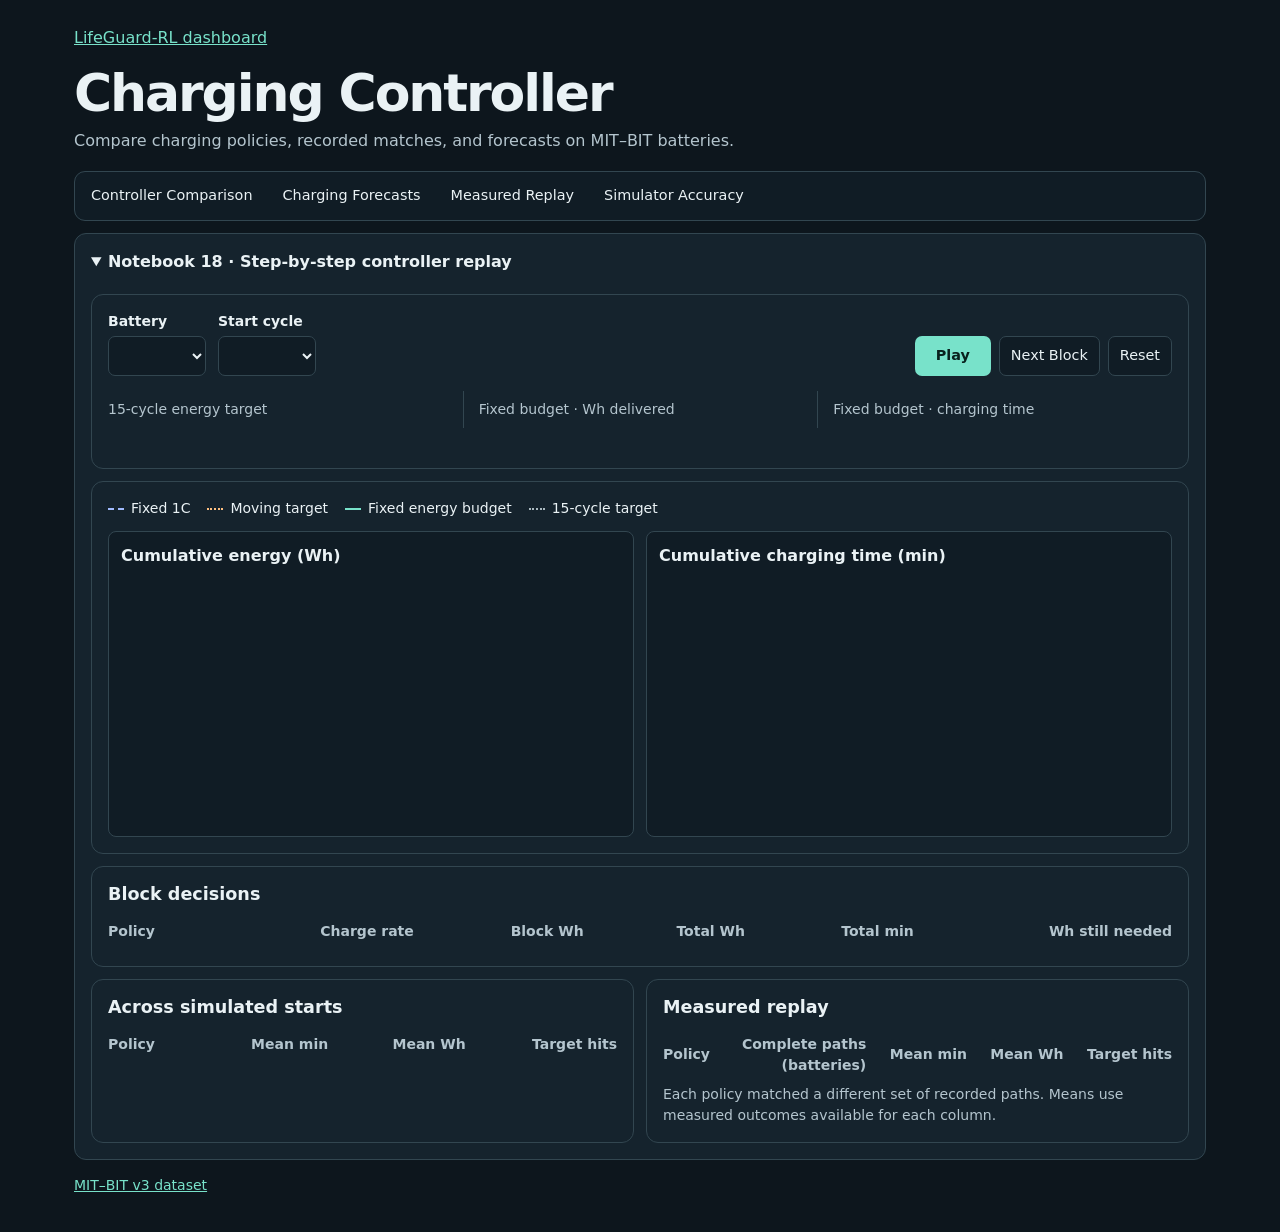
<file: simulation/charging_controller.template.html>
<!doctype html>
<html lang="en">
<head>
  <meta charset="utf-8">
  <meta name="viewport" content="width=device-width, initial-scale=1">
  <meta name="color-scheme" content="dark">
  <title>Charging Controller · LifeGuard-RL</title>
  <link rel="stylesheet" href="study-ui.css">
  <style>
    :root {
      color-scheme: dark;
      font: 100%/1.5 system-ui, sans-serif;
      color: #eaf2f5;
      background: #0d161d;
      --panel: #15232d;
      --surface: #101c25;
      --border: #324650;
      --muted: #b4c5ce;
      --fixed: #a0bafd;
      --moving: #ffc080;
      --budget: #78e2ca;
      --target: #aab9c0;
    }
    *, *::before, *::after { box-sizing: border-box; }
    body, h1, h2, p, dl, dd, figure { margin: 0; }
    main { max-width: 1180px; margin: 0 auto; padding: 26px 24px 36px; }
    h1 { font-size: clamp(2rem, 5vw, 3.25rem); line-height: 1.08; letter-spacing: -.04em; }
    h2 { font-size: 1.12rem; line-height: 1.3; }
    a { color: var(--budget); }
    nav { margin-bottom: 15px; }
    .intro { margin-top: 8px; }
    .muted { color: var(--muted); }
    .small { font-size: .875rem; }
    .panel { border: 1px solid var(--border); border-radius: 12px; background: var(--panel); padding: 16px; }
    .workspace { margin-top: 20px; }
    .toolbar, .playback, .hero-values, .legend { display: flex; align-items: center; flex-wrap: wrap; }
    .toolbar { gap: 14px 22px; justify-content: space-between; }
    .filters { display: flex; flex-wrap: wrap; gap: 12px; }
    label { display: grid; gap: 4px; font-size: .875rem; font-weight: 640; }
    select, button {
      font: inherit; color: inherit; border: 1px solid var(--border); border-radius: 7px;
      background: var(--surface); min-height: 42px; padding: 7px 12px;
    }
    select {
      appearance: none; min-width: 112px; padding-right: 31px;
      background:
        linear-gradient(45deg, transparent 50%, var(--muted) 50%) right 16px center / 5px 5px no-repeat,
        linear-gradient(135deg, var(--muted) 50%, transparent 50%) right 11px center / 5px 5px no-repeat,
        var(--surface);
    }
    button { cursor: pointer; }
    button:disabled { opacity: .48; cursor: default; }
    button:not(:disabled):hover, select:hover { border-color: var(--muted); }
    :focus-visible { outline: 2px solid var(--budget); outline-offset: 3px; }
    .playback { gap: 8px; align-self: flex-end; }
    #play { min-width: 76px; background: var(--budget); color: #09211d; border-color: transparent; font-weight: 720; }
    .hero-values { display: grid; grid-template-columns: repeat(3, minmax(0, 1fr)); margin-top: 15px; }
    .hero-values div { padding: 8px 15px; border-left: 1px solid var(--border); }
    .hero-values div:first-child { padding-left: 0; border-left: 0; }
    .hero-values dt { color: var(--muted); font-size: .875rem; }
    .hero-values dd { font-size: clamp(1.05rem, 3vw, 1.5rem); font-weight: 660; }
    .numbers { font-variant-numeric: tabular-nums; }
    .timeline { display: flex; gap: 4px; margin-top: 14px; max-width: 470px; }
    .timeline button { flex: 1; min-height: 36px; line-height: 1.2; font-size: .875rem; }
    .timeline button[aria-pressed="true"] { border-color: var(--budget); color: var(--budget); }
    #status { margin-top: 10px; }
    .charts { margin-top: 12px; }
    .chart-grid, .evidence { display: grid; gap: 12px; grid-template-columns: repeat(2, minmax(0, 1fr)); }
    .legend { list-style: none; gap: 6px 17px; padding: 0; margin: 0 0 12px; }
    .legend li { font-size: .875rem; }
    .legend li::before, .policy-label::before {
      content: ""; display: inline-block; width: 16px; margin-right: 7px; vertical-align: middle;
      border-top: 2px solid var(--line);
    }
    .fixed { --line: var(--fixed); }
    .moving { --line: var(--moving); }
    .budget { --line: var(--budget); }
    .target { --line: var(--target); }
    .legend .fixed::before, .policy-label.fixed::before { border-top-style: dashed; }
    .legend .moving::before, .policy-label.moving::before, .legend .target::before { border-top-style: dotted; }
    figure { min-width: 0; background: var(--surface); border: 1px solid var(--border); border-radius: 8px; padding: 12px; }
    figcaption { margin-bottom: 6px; font-weight: 650; }
    canvas { display: block; width: 100%; height: clamp(185px, 27vw, 250px); }
    .decision, .evidence { margin-top: 12px; }
    .table-scroll { overflow-x: auto; }
    table { width: 100%; margin-top: 7px; border-collapse: collapse; font-size: .875rem; }
    th, td { padding: 9px 8px; text-align: right; }
    th:first-child, td:first-child { padding-left: 0; text-align: left; }
    th:last-child, td:last-child { padding-right: 0; }
    th { font-weight: 630; }
    thead { color: var(--muted); }
    tbody tr { border-top: 1px solid var(--border); }
    td { white-space: nowrap; }
    .note { margin-top: 6px; }
    .source { margin-top: 15px; }
    @media (max-width: 760px) {
      .chart-grid, .evidence { grid-template-columns: 1fr; }
    }
    @media (max-width: 430px) {
      main { padding: 18px 12px 28px; }
      .panel { padding: 12px; }
      .hero-values div { padding: 5px 8px; }
      .hero-values dt { line-height: 1.2; margin-bottom: 4px; }
      .timeline button { padding-inline: 5px; }
    }
  </style>
</head>
<body>
  <main>
    <header>
      <nav aria-label="Simulation navigation"><a href="index.html">LifeGuard-RL dashboard</a></nav>
      <h1>Charging Controller</h1>
      <p class="intro muted">Compare charging policies, recorded matches, and forecasts on MIT–BIT batteries.</p>
    </header>

    <div class="study-view">
      <div class="study-tabbar" id="charging-tabs" role="tablist" aria-label="Charging studies">
        <button id="charge-compare-tab" type="button" role="tab" aria-controls="charge-comparison">Controller Comparison</button>
        <button id="charge-forecasts-tab" type="button" role="tab" aria-controls="charge-forecasts">Charging Forecasts</button>
        <button id="charge-measured-tab" type="button" role="tab" aria-controls="charge-measured">Measured Replay</button>
        <button id="charge-validation-tab" type="button" role="tab" aria-controls="charge-validation">Simulator Accuracy</button>
      </div>
      <section id="charge-comparison" class="study-stack" role="tabpanel" aria-labelledby="charge-compare-tab">
        <div class="study-panel" id="matched-charging" hidden>
          <h2>Matched Controller Simulation</h2>
          <p class="study-note">Notebook 22 · Three 5-cycle blocks share a 15-cycle energy target.</p>
          <div class="study-controls">
            <label>Battery<select id="matched-battery"></select></label>
            <label>Start cycle<select id="matched-start"></select></label>
            <label>Disturbance draw<select id="matched-draw"></select></label>
            <label>SAC seed<select id="matched-seed"></select></label>
          </div>
          <p id="matched-budget" class="study-status" role="status"></p>
          <div class="study-scroll" role="region" aria-label="Matched 15-cycle policy results" tabindex="0">
            <table>
              <thead><tr><th scope="col">Policy</th><th scope="col">Charge rates by block</th>
                <th scope="col">Charging time (min)</th><th scope="col">Delivered Wh</th>
                <th scope="col">Wh shortfall</th><th scope="col">Budget status</th></tr></thead>
              <tbody id="matched-rows"></tbody>
            </table>
          </div>
          <h3>Across 164 simulated starts</h3>
          <p class="study-note">Eight matched disturbance draws per start. The SAC summary includes three training seeds.</p>
          <div class="study-scroll" role="region" aria-label="Charging controller benchmark" tabindex="0">
            <table>
              <thead><tr><th scope="col">Policy</th><th scope="col">Mean min</th><th scope="col">Mean Wh</th>
                <th scope="col">Budget hit</th><th scope="col">Worst shortfall (Wh)</th></tr></thead>
              <tbody id="matched-summary"></tbody>
            </table>
          </div>
        </div>
        <details id="legacy-charging" class="study-panel" open>
          <summary>Notebook 18 · Step-by-step controller replay</summary>
    <section class="panel workspace" aria-label="Simulation playback">
      <div class="toolbar">
        <div class="filters">
          <label>Battery<select id="battery"></select></label>
          <label>Start cycle<select id="start-cycle"></select></label>
        </div>
        <div class="playback">
          <button id="play" type="button">Play</button>
          <button id="next" type="button">Next Block</button>
          <button id="reset" type="button">Reset</button>
        </div>
      </div>
      <dl class="hero-values numbers">
        <div><dt>15-cycle energy target</dt><dd id="target-wh"></dd></div>
        <div><dt>Fixed budget · Wh delivered</dt><dd id="delivered-wh"></dd></div>
        <div><dt>Fixed budget · charging time</dt><dd id="charging-time"></dd></div>
      </dl>
      <p id="budget-context" class="muted small note"></p>
      <div id="timeline" class="timeline" role="group" aria-label="Cycles after start"></div>
      <p id="status" class="muted small numbers" role="status"></p>
    </section>

    <section class="panel charts" aria-label="Simulation charts">
      <ul class="legend" aria-label="Chart legend">
        <li class="fixed">Fixed 1C</li>
        <li class="moving">Moving target</li>
        <li class="budget">Fixed energy budget</li>
        <li class="target">15-cycle target</li>
      </ul>
      <div class="chart-grid">
        <figure>
          <figcaption>Cumulative energy (Wh)</figcaption>
          <canvas id="energy-chart" role="img" aria-label="Cumulative simulated energy by charging policy"></canvas>
        </figure>
        <figure>
          <figcaption>Cumulative charging time (min)</figcaption>
          <canvas id="time-chart" role="img" aria-label="Cumulative simulated charging time by charging policy"></canvas>
        </figure>
      </div>
    </section>

    <section class="panel decision" aria-labelledby="decisions-title">
      <h2 id="decisions-title">Block decisions</h2>
      <p id="plan" class="muted small note"></p>
      <div class="table-scroll" role="region" aria-label="Policy results at the selected block" tabindex="0">
        <table class="numbers">
          <thead>
            <tr><th scope="col">Policy</th><th scope="col">Charge rate</th><th scope="col">Block Wh</th>
              <th scope="col">Total Wh</th><th scope="col">Total min</th><th scope="col">Wh still needed</th></tr>
          </thead>
          <tbody id="decision-rows"></tbody>
        </table>
      </div>
    </section>

    <div class="evidence">
      <section class="panel" aria-labelledby="simulation-title">
        <h2 id="simulation-title">Across simulated starts</h2>
        <p id="simulation-context" class="muted small note"></p>
        <div class="table-scroll" role="region" aria-label="Simulated benchmark" tabindex="0">
          <table class="numbers">
            <thead><tr><th scope="col">Policy</th><th scope="col">Mean min</th>
              <th scope="col">Mean Wh</th><th scope="col">Target hits</th></tr></thead>
            <tbody id="simulation-rows"></tbody>
          </table>
        </div>
      </section>
      <section class="panel" aria-labelledby="replay-title">
        <h2 id="replay-title">Measured replay</h2>
        <p id="replay-context" class="muted small note"></p>
        <div class="table-scroll" role="region" aria-label="Measured exact-match results" tabindex="0">
          <table class="numbers">
            <thead><tr><th scope="col">Policy</th><th scope="col">Complete paths<br>(batteries)</th>
              <th scope="col">Mean min</th><th scope="col">Mean Wh</th><th scope="col">Target hits</th></tr></thead>
            <tbody id="replay-rows"></tbody>
          </table>
        </div>
        <p class="muted small note">Each policy matched a different set of recorded paths. Means use measured outcomes available for each column.</p>
      </section>
    </div>
        </details>
      </section>

      <section id="charge-forecasts" class="study-stack" role="tabpanel" aria-labelledby="charge-forecasts-tab" hidden>
        <div class="study-panel">
          <h2>Charging Forecasts</h2>
          <p class="study-note">Notebook 22 · Each prediction follows the recorded charging schedule for the selected start.</p>
          <div class="study-controls">
            <label>Forecast horizon<select id="charge-forecast-horizon"></select></label>
            <label>Battery<select id="charge-forecast-battery"></select></label>
            <label>Start cycle<select id="charge-forecast-start"></select></label>
          </div>
          <p id="charge-forecast-context" class="study-status" role="status"></p>
          <div class="study-scroll" role="region" aria-label="Measured and predicted charging outcomes" tabindex="0">
            <table>
              <thead><tr><th scope="col">Outcome</th><th scope="col">Measured</th><th scope="col">Ridge</th>
                <th scope="col">Refined forecast</th><th scope="col">Ridge error</th><th scope="col">Refined error</th></tr></thead>
              <tbody id="charge-forecast-rows"></tbody>
            </table>
          </div>
        </div>
        <div class="study-panel">
          <h2>Errors across held-out batteries</h2>
          <div class="study-scroll" role="region" aria-label="Charging forecast error benchmark" tabindex="0">
            <table>
              <thead><tr><th scope="col">Forecast</th><th scope="col">Windows</th><th scope="col">Mean error</th>
                <th scope="col">Worst 10% mean</th><th scope="col">Maximum error</th></tr></thead>
              <tbody id="charge-forecast-errors"></tbody>
            </table>
          </div>
        </div>
      </section>

      <section id="charge-measured" class="study-stack" role="tabpanel" aria-labelledby="charge-measured-tab" hidden>
        <div class="study-panel">
          <h2>Measured Replay</h2>
          <p class="study-note">Notebook 16 · A policy receives measured time and energy when its rate matches the recorded rate for the 5-cycle block.</p>
          <div class="study-controls">
            <label>Battery<select id="measured-battery"></select></label>
            <label>Start cycle<select id="measured-start"></select></label>
          </div>
          <p id="measured-context" class="study-status" role="status"></p>
          <div class="study-scroll" role="region" aria-label="Recorded policy matches for one block" tabindex="0">
            <table>
              <thead><tr><th scope="col">Policy</th><th scope="col">Chosen rate</th><th scope="col">Recorded match</th>
                <th scope="col">Measured min</th><th scope="col">Measured Wh</th><th scope="col">Energy target</th></tr></thead>
              <tbody id="measured-block"></tbody>
            </table>
          </div>
        </div>
        <div class="study-panel">
          <h2>Across 929 decision starts</h2>
          <p class="study-note">Means and target hit rates use the weighted recorded matches for each policy. Wh availability can differ by policy.</p>
          <div class="study-scroll" role="region" aria-label="Single-block measured charging benchmark" tabindex="0">
            <table>
              <thead><tr><th scope="col">Policy</th><th scope="col">Matched decisions</th><th scope="col">Matches with Wh</th>
                <th scope="col">Mean min</th><th scope="col">Mean Wh</th><th scope="col">Energy target hit</th></tr></thead>
              <tbody id="measured-summary"></tbody>
            </table>
          </div>
        </div>
      </section>

      <section id="charge-validation" class="study-stack" role="tabpanel" aria-labelledby="charge-validation-tab" hidden>
        <div class="study-panel">
          <h2>Simulator Accuracy</h2>
          <p class="study-note">Notebook 17 · Measured and predicted outcomes along the same recorded charging schedule.</p>
          <div class="study-controls">
            <label>Schedule cohort<select id="validation-cohort"></select></label>
            <label>Rollout length<select id="validation-horizon"></select></label>
            <label>Battery<select id="validation-battery"></select></label>
            <label>Start cycle<select id="validation-start"></select></label>
          </div>
          <p id="validation-context" class="study-status" role="status"></p>
          <div class="study-legend" aria-label="Chart legend">
            <span class="study-measured">Measured</span><span class="study-predicted">Predicted</span>
          </div>
          <div class="study-grid">
            <figure class="study-figure"><figcaption>Cumulative energy (Wh)</figcaption>
              <canvas id="validation-energy" class="study-plot" aria-hidden="true"></canvas></figure>
            <figure class="study-figure"><figcaption>Cumulative charging time (min)</figcaption>
              <canvas id="validation-time" class="study-plot" aria-hidden="true"></canvas></figure>
            <figure class="study-figure"><figcaption>Block discharge capacity (Ah)</figcaption>
              <canvas id="validation-capacity" class="study-plot" aria-hidden="true"></canvas></figure>
          </div>
          <div class="study-scroll" role="region" aria-label="Measured and predicted outcomes by block" tabindex="0">
            <table>
              <thead><tr><th scope="col">Operating cycles</th><th scope="col">Charge rate</th><th scope="col">Measured Wh</th>
                <th scope="col">Predicted Wh</th><th scope="col">Measured min</th><th scope="col">Predicted min</th>
                <th scope="col">Measured Ah</th><th scope="col">Predicted Ah</th></tr></thead>
              <tbody id="validation-blocks"></tbody>
            </table>
          </div>
        </div>
        <div class="study-panel">
          <h2>Errors across recorded rollouts</h2>
          <div class="study-scroll" role="region" aria-label="Simulator validation benchmark" tabindex="0">
            <table>
              <thead><tr><th scope="col">Outcome</th><th scope="col">Windows</th><th scope="col">Batteries</th>
                <th scope="col">Baseline mean error</th><th scope="col">Simulator mean error</th>
                <th scope="col">Worst 10% mean</th><th scope="col">Maximum error</th></tr></thead>
              <tbody id="validation-errors"></tbody>
            </table>
          </div>
        </div>
      </section>
    </div>
    <p class="source small"><a href="https://data.mendeley.com/datasets/kw34hhw7xg/3">MIT–BIT v3 dataset</a></p>
    <noscript><p>This page needs JavaScript to display the saved controller results.</p></noscript>
  </main>

  <!-- CONTROLLER_RESULTS -->
  <!-- CHARGING_STUDIES -->
  <script>
    "use strict";

    const get = id => document.getElementById(id);
    const data = JSON.parse(get("controller-data").textContent);
    const battery = get("battery");
    const start = get("start-cycle");
    const play = get("play");
    const next = get("next");
    const reset = get("reset");
    const timeline = get("timeline");
    const finalStep = data.horizon / data.blockSize;
    const policies = [
      {id: "fixed_1c", name: "Fixed 1C", color: "#a0bafd", style: "fixed", dash: [8, 5]},
      {id: "model", name: "Moving target", color: "#ffc080", style: "moving", dash: [2, 4]},
      {id: "energy_budget", name: "Fixed energy budget", color: "#78e2ca", style: "budget", dash: []},
    ];
    const decimal = [0, 1, 2].map(digits => new Intl.NumberFormat("en", {
      minimumFractionDigits: digits, maximumFractionDigits: digits,
    }));
    const format = (value, digits = 2) => Number.isFinite(value) ? decimal[digits].format(value) : "—";
    let active, step = 0, timer = null;

    function fillSelect(select, options, prefix) {
      select.replaceChildren(...options.map(value => new Option(prefix + value, value)));
    }

    function pause() {
      if (timer !== null) window.clearInterval(timer);
      timer = null;
      play.textContent = "Play";
    }

    function setStep(position) {
      step = position;
      if (step === finalStep) pause();
      render();
    }

    function selectCase() {
      pause();
      active = data.cases.find(item => item.cell === Number(battery.value) && item.start === Number(start.value));
      setStep(0);
    }

    function selectBattery(preferredStart) {
      const starts = data.cases.filter(item => item.cell === Number(battery.value)).map(item => item.start);
      fillSelect(start, starts, "Cycle ");
      if (starts.includes(preferredStart)) start.value = preferredStart;
      selectCase();
    }

    function makeRows(target, cellsForPolicy) {
      const rows = policies.map(policy => {
        const row = document.createElement("tr");
        const label = document.createElement("th");
        label.scope = "row";
        label.className = "policy-label " + policy.style;
        label.textContent = policy.name;
        row.append(label);
        for (const value of cellsForPolicy(policy.id)) row.insertCell().textContent = value;
        return row;
      });
      get(target).replaceChildren(...rows);
    }

    function chart(canvas, key, budget) {
      const width = canvas.clientWidth, height = canvas.clientHeight;
      if (!width || !height) return;
      const ctx = canvas.getContext("2d");
      if (!ctx) return;
      const scale = Math.min(window.devicePixelRatio || 1, 2);
      canvas.width = Math.round(width * scale);
      canvas.height = Math.round(height * scale);
      ctx.setTransform(scale, 0, 0, scale, 0, 0);
      const maximum = Math.max(budget ?? 0, ...policies.map(policy => active.policies[policy.id][finalStep - 1][key]));
      const rawTick = maximum / 4;
      const magnitude = 10 ** Math.floor(Math.log10(rawTick));
      const tick = [1, 2, 2.5, 5, 10].find(unit => unit * magnitude >= rawTick) * magnitude;
      const ticks = Math.ceil(maximum / tick);
      const top = 10, left = 45, right = width - 16, bottom = height - 38;
      const x = index => left + (right - left) * index / finalStep;
      const y = value => bottom - (bottom - top) * value / (ticks * tick);

      ctx.font = "13px system-ui";
      ctx.fillStyle = "#b4c5ce";
      ctx.strokeStyle = "#324650";
      ctx.textAlign = "right";
      ctx.textBaseline = "middle";
      for (let index = 0; index <= ticks; index++) {
        const value = index * tick;
        const position = y(value);
        ctx.beginPath();
        ctx.moveTo(left, position);
        ctx.lineTo(right, position);
        ctx.stroke();
        ctx.fillText(format(value, Number.isInteger(tick) ? 0 : 1), left - 7, position);
      }
      ctx.textAlign = "center";
      for (let index = 0; index <= finalStep; index++) {
        ctx.fillText(String(index * data.blockSize), x(index), bottom + 14);
      }
      ctx.fillText("Cycles after start", (left + right) / 2, bottom + 31);

      if (budget !== null) {
        ctx.strokeStyle = "#aab9c0";
        ctx.setLineDash([3, 4]);
        ctx.beginPath();
        ctx.moveTo(left, y(budget));
        ctx.lineTo(right, y(budget));
        ctx.stroke();
      }

      for (const policy of policies) {
        const values = [0, ...active.policies[policy.id].slice(0, step).map(block => block[key])];
        ctx.strokeStyle = ctx.fillStyle = policy.color;
        ctx.lineWidth = 2.5;
        ctx.setLineDash(policy.dash);
        ctx.beginPath();
        ctx.moveTo(x(0), bottom);
        values.slice(1).forEach((value, index) => ctx.lineTo(x(index + 1), y(value)));
        ctx.stroke();
        ctx.setLineDash([]);
        if (step) {
          ctx.beginPath();
          ctx.arc(x(step), y(values[step]), 3.5, 0, 2 * Math.PI);
          ctx.fill();
        }
      }
    }

    function drawCharts() {
      chart(get("energy-chart"), "cumulativeWh", active.budget);
      chart(get("time-chart"), "cumulativeMinutes", null);
    }

    function render() {
      const fixedBudget = active.policies.energy_budget[step - 1];
      const delivered = fixedBudget?.cumulativeWh ?? 0;
      const minutes = fixedBudget?.cumulativeMinutes ?? 0;
      const needed = Math.max(0, active.budget - delivered);
      get("target-wh").textContent = format(active.budget) + " Wh";
      get("delivered-wh").textContent = format(delivered) + " Wh";
      get("charging-time").textContent = format(minutes, 1) + " min";
      for (const [index, button] of Array.from(timeline.children).entries()) {
        button.setAttribute("aria-pressed", String(index === step));
      }
      next.disabled = step === finalStep;
      reset.disabled = step === 0 && timer === null;
      play.textContent = timer !== null ? "Pause" : step === finalStep ? "Replay" : "Play";

      const first = active.start + (step - 1) * data.blockSize;
      const last = first + data.blockSize - 1;
      const detail = needed > 1e-9 ? format(needed) + " Wh still needed." : "Energy target met.";
      get("status").textContent = step
        ? "Battery #" + active.cell + " · cycles " + first + "–" + last + ". " + detail
        : "Battery #" + active.cell + " · ready to replay from cycle " + active.start + ".";
      get("plan").textContent = fixedBudget
        ? "Fixed-budget plan at block start: " + fixedBudget.plan.map(rate => rate + "C").join(" / ") +
          ". Conservative energy forecast for that plan: " + format(fixedBudget.lowerWh) + " Wh."
        : "Start playback or choose a completed block to see the selected rates.";
      makeRows("decision-rows", policy => {
        const block = active.policies[policy][step - 1];
        return [
          block ? block.rate + "C" + (block.fallback ? " (fallback)" : "") : "—",
          block ? format(block.wh) : "—",
          format(block?.cumulativeWh ?? 0),
          format(block?.cumulativeMinutes ?? 0, 1),
          format(Math.max(0, active.budget - (block?.cumulativeWh ?? 0))),
        ];
      });
      drawCharts();
    }

    function renderEvidence() {
      const sim = data.simulated.energy_budget;
      const met = data.measured.energy_budget;
      const budgetPercent = new Intl.NumberFormat("en", {style: "percent"}).format(data.budgetFraction);
      get("budget-context").textContent = "The target is " + budgetPercent + " of fixed 1C’s simulated energy from the same start.";
      get("simulation-context").textContent = sim.origins + " starts on " + sim.batteries + " held-out batteries.";
      get("replay-context").textContent = met.origins + " eligible starts on " + met.batteries +
        " batteries. Complete paths matched all three decisions and had measured Wh and time.";
      makeRows("simulation-rows", policy => {
        const row = data.simulated[policy];
        return [format(row.minutes, 1), format(row.wh), row.hits + "/" + row.origins];
      });
      makeRows("replay-rows", policy => {
        const row = data.measured[policy];
        return [row.matches + " (" + row.matchBatteries + ")", format(row.minutes, 1),
          format(row.wh), row.hits + "/" + row.energyMatches];
      });
    }

    for (let index = 0; index <= finalStep; index++) {
      const button = document.createElement("button");
      button.type = "button";
      button.textContent = index === 0 ? "Start" : index * data.blockSize + " cycles";
      button.addEventListener("click", () => { pause(); setStep(index); });
      timeline.append(button);
    }
    battery.addEventListener("change", () => selectBattery(Number(start.value)));
    start.addEventListener("change", selectCase);
    next.addEventListener("click", () => { pause(); setStep(Math.min(step + 1, finalStep)); });
    reset.addEventListener("click", () => { pause(); setStep(0); });
    play.addEventListener("click", () => {
      if (timer !== null) {
        pause();
      } else {
        if (step === finalStep) setStep(0);
        timer = window.setInterval(() => setStep(step + 1), 1100);
      }
      render();
    });
    fillSelect(battery, [...new Set(data.cases.map(item => item.cell))], "Battery #");
    battery.value = data.focus;
    selectBattery(data.focusStart);
    renderEvidence();
    window.addEventListener("resize", drawCharts);
    get("charge-comparison").addEventListener("study-hide", pause);
    get("charge-comparison").addEventListener("study-show", drawCharts);
    get("legacy-charging").addEventListener("toggle", event => {
      if (event.currentTarget.open) drawCharts();
      else pause();
    });
    document.addEventListener("visibilitychange", () => { if (document.hidden) pause(); });
  </script>
  <script src="study-ui.js"></script>
  <script src="charging-studies.js"></script>
</body>
</html>
</file>
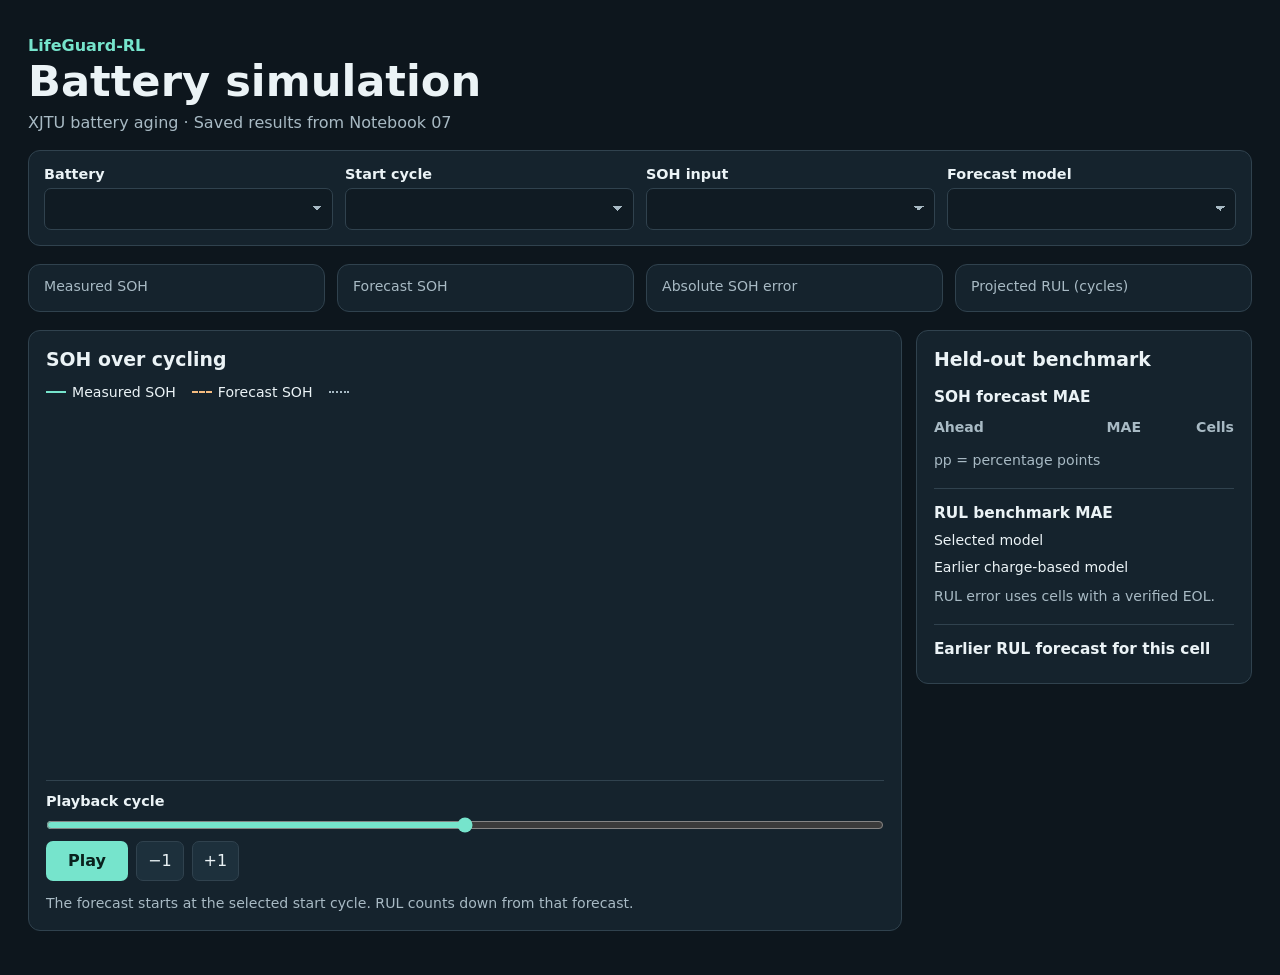
<file: simulation/dashboard.template.html>
<!doctype html>
<html lang="en">
<head>
  <meta charset="utf-8">
  <meta name="viewport" content="width=device-width, initial-scale=1">
  <meta name="color-scheme" content="dark">
  <title>LifeGuard-RL · Battery simulation</title>
  <link rel="stylesheet" href="study-ui.css">
  <style>
    :root {
      color-scheme: dark;
      font-family: system-ui, sans-serif;
      color: #ebf3f6;
      background: #0d161d;
      --panel: #15232d;
      --border: #30424e;
      --muted: #a8bac4;
      --measured: #76e4cc;
      --forecast: #f5bc80;
    }

    * { box-sizing: border-box; }
    body { margin: 0; }
    main { max-width: 1280px; margin: auto; padding: 36px 28px 44px; }
    header, .controls, .stats { margin-bottom: 18px; }
    h1, h2, h3, p, dl, dd { margin: 0; }
    h1 { margin: 3px 0 7px; font-size: clamp(1.8rem, 4vw, 2.7rem); line-height: 1.1; }
    h2 { font-size: 1.18rem; }
    h3 { font-size: 0.96rem; }
    .project { color: var(--measured); font-weight: 650; }
    .replay-link { display: flex; flex-wrap: wrap; gap: 8px 20px; margin-top: 12px; }
    .replay-link a { color: var(--measured); }
    .muted { color: var(--muted); }
    .small { font-size: 0.88rem; line-height: 1.45; }
    .numbers { font-variant-numeric: tabular-nums; }
    .panel { background: var(--panel); border: 1px solid var(--border); border-radius: 12px; }

    .controls, .stats { display: grid; grid-template-columns: repeat(4, minmax(0, 1fr)); gap: 12px; }
    .controls { padding: 15px; }
    label { display: grid; gap: 6px; font-size: 0.9rem; font-weight: 600; }
    select, button { font: inherit; color: inherit; }
    select {
      width: 100%;
      min-height: 42px;
      padding: 7px 28px 7px 10px;
      border: 1px solid var(--border);
      border-radius: 7px;
      appearance: none;
      background: linear-gradient(45deg, transparent 50%, var(--muted) 50%) right 15px center / 5px 5px no-repeat,
                  linear-gradient(135deg, var(--muted) 50%, transparent 50%) right 10px center / 5px 5px no-repeat,
                  #101b23;
    }
    :focus-visible { outline: 2px solid var(--measured); outline-offset: 3px; }
    .stat { padding: 13px 15px; }
    .stat dt { color: var(--muted); font-size: 0.88rem; }
    .stat-value { margin-top: 4px; font-size: clamp(1.25rem, 2.5vw, 1.85rem); font-weight: 650; }
    .stat-detail { margin-top: 3px; }
    #measured-soh { color: var(--measured); }
    #forecast-soh { color: var(--forecast); }

    .views { display: grid; grid-template-columns: minmax(0, 2.6fr) minmax(270px, 1fr); gap: 14px; align-items: start; }
    .trajectory, .benchmark { padding: 17px; }
    .heading { display: flex; align-items: center; justify-content: space-between; gap: 10px; flex-wrap: wrap; }
    .legend { display: flex; gap: 8px 16px; flex-wrap: wrap; margin: 12px 0 3px; }
    .legend span { display: inline-flex; align-items: center; gap: 6px; }
    .legend i { width: 20px; border-top: 2px solid var(--measured); }
    .legend .forecast { border-color: var(--forecast); border-top-style: dashed; }
    .legend .forecast.points { border-top-width: 4px; border-top-style: dotted; }
    .legend .threshold { border-color: var(--muted); border-top-style: dotted; }
    canvas { display: block; width: 100%; height: clamp(255px, 37vw, 375px); }
    .chart-setting { margin-top: 12px; max-width: 240px; }
    .rolling-forecasts { margin-top: 15px; }
    .rolling-forecasts p { margin-top: 5px; }

    .timeline { display: grid; gap: 8px; padding: 12px 0; border-top: 1px solid var(--border); }
    .timeline input { width: 100%; margin: 0; accent-color: var(--measured); cursor: pointer; }
    .timeline-actions { display: flex; align-items: center; gap: 8px; flex-wrap: wrap; }
    button {
      min-height: 40px;
      min-width: 42px;
      padding: 6px 11px;
      border: 1px solid var(--border);
      border-radius: 7px;
      background: #1d303c;
      cursor: pointer;
    }
    button:hover:not(:disabled) { filter: brightness(1.13); }
    button:disabled { opacity: 0.52; cursor: default; }
    #play { min-width: 82px; background: var(--measured); color: #09211d; border-color: transparent; font-weight: 750; }
    #cycle-position { margin-left: auto; }

    .benchmark > p { margin-top: 5px; }
    .benchmark-window { margin-top: 12px; }
    .benchmark-section { margin-top: 18px; }
    .benchmark-section + .benchmark-section { padding-top: 15px; border-top: 1px solid var(--border); }
    table { width: 100%; margin-top: 6px; border-collapse: collapse; font-size: 0.88rem; }
    th, td { padding: 7px 0; text-align: right; }
    th:first-child, td:first-child { text-align: left; }
    thead th { color: var(--muted); font-weight: 550; }
    tbody tr { border-top: 1px solid var(--border); }
    .comparison { display: grid; grid-template-columns: 1fr auto; gap: 7px 10px; align-items: start; margin-top: 8px; }
    .comparison dd { text-align: right; }
    .comparison small { display: block; }
    .benchmark-note { margin-top: 8px; }
    .fixed-comparison td:last-child { color: var(--forecast); font-weight: 650; }

    @media (max-width: 880px) {
      .views { grid-template-columns: minmax(0, 1fr); }
    }
    @media (max-width: 620px) {
      main { padding: 24px 13px 32px; }
      .controls, .stats { grid-template-columns: repeat(2, minmax(0, 1fr)); gap: 9px; }
      .controls, .stat, .trajectory, .benchmark { padding: 11px; }
      select { font-size: 0.87rem; }
    }
  </style>
</head>
<body>
  <main>
    <header>
      <p class="project">LifeGuard-RL</p>
      <h1>Battery simulation</h1>
      <p id="source" class="muted">XJTU battery aging · Saved results from Notebook 07</p>
      <!-- SWITCH_REPLAY_LINK -->
    </header>

    <section class="controls panel" aria-label="Simulation settings">
      <label>Battery<select id="battery"></select></label>
      <label>Start cycle<select id="landmark"></select></label>
      <label>SOH input<select id="initializer"></select></label>
      <label>Forecast model<select id="model"></select></label>
    </section>

    <dl class="stats numbers" aria-label="Results at the selected cycle">
      <div class="stat panel"><dt>Measured SOH</dt><dd id="measured-soh" class="stat-value"></dd></div>
      <div class="stat panel"><dt id="forecast-soh-label">Forecast SOH</dt><dd id="forecast-soh" class="stat-value"></dd></div>
      <div class="stat panel"><dt id="soh-error-label">Absolute SOH error</dt><dd id="soh-error" class="stat-value"></dd></div>
      <div id="projected-rul-card" class="stat panel">
        <dt>Projected RUL (cycles)</dt>
        <dd id="projected-rul" class="stat-value"></dd>
        <dd id="projected-detail" class="stat-detail small muted"></dd>
      </div>
    </dl>

    <div class="views">
      <section class="trajectory panel" aria-labelledby="trajectory-title">
        <div class="heading">
          <h2 id="trajectory-title">SOH over cycling</h2>
          <p id="protocol" class="small muted"></p>
        </div>
        <div id="rolling-chart-settings" class="chart-setting" hidden>
          <label>Chart horizon<select id="rolling-horizon"></select></label>
        </div>
        <div class="legend small" aria-hidden="true">
          <span><i></i>Measured SOH</span>
          <span><i id="forecast-swatch" class="forecast"></i><span id="forecast-legend">Forecast SOH</span></span>
          <span><i class="threshold"></i><span id="threshold-label"></span></span>
        </div>
        <canvas id="chart" role="img" aria-label="Measured and forecast state of health by cycle, with the end-of-life threshold"></canvas>
        <div class="timeline">
          <label for="cycle">Playback cycle</label>
          <input id="cycle" type="range" step="1">
          <div class="timeline-actions">
            <button id="play" type="button">Play</button>
            <button id="back" type="button" aria-label="Previous cycle">−1</button>
            <button id="forward" type="button" aria-label="Next cycle">+1</button>
            <output id="cycle-position" for="cycle" class="numbers small" aria-live="off"></output>
          </div>
        </div>
        <p id="recorded-eol" class="small"></p>
        <p id="playback-note" class="small muted">The forecast starts at the selected start cycle. RUL counts down from that forecast.</p>
        <section id="rolling-forecasts" class="rolling-forecasts" hidden>
          <h3 id="rolling-forecasts-title">Latest SOH forecasts</h3>
          <table class="numbers" aria-labelledby="rolling-forecasts-title">
            <thead><tr><th scope="col">Ahead</th><th scope="col">Target cycle</th><th scope="col">SOH</th></tr></thead>
            <tbody id="rolling-forecast-rows"></tbody>
          </table>
          <p class="small muted">Forecasts are shown for targets with a saved measurement.</p>
        </section>
      </section>

      <aside class="benchmark panel" aria-labelledby="benchmark-title">
        <h2 id="benchmark-title">Held-out benchmark</h2>
        <p id="benchmark-context" class="small muted"></p>
        <div id="benchmark-window-control" class="benchmark-window" hidden>
          <label>Benchmark updates<select id="benchmark-window"></select></label>
        </div>
        <section class="benchmark-section">
          <h3>SOH forecast MAE</h3>
          <table class="numbers" aria-label="SOH errors by forecast horizon">
            <thead><tr><th scope="col">Ahead</th><th scope="col">MAE</th><th id="soh-benchmark-detail" scope="col">Cells</th></tr></thead>
            <tbody id="soh-benchmark"></tbody>
          </table>
          <p class="benchmark-note small muted">pp = percentage points</p>
        </section>
        <section id="late-life-benchmark" class="benchmark-section" hidden>
          <h3>Last 20 cycles before and including EOL</h3>
          <dl class="comparison small numbers">
            <dt>Mean SOH error</dt><dd id="late-life-mae"></dd>
            <dt>Worst SOH error</dt><dd id="late-life-worst"></dd>
          </dl>
          <p id="late-life-cells" class="benchmark-note small muted"></p>
        </section>
        <section id="fixed-soh-benchmark" class="benchmark-section" hidden>
          <h3 id="fixed-soh-title">SOH curve errors (pp)</h3>
          <table class="numbers fixed-comparison" aria-labelledby="fixed-soh-title">
            <thead><tr><th scope="col">Error</th><th scope="col">Baseline</th><th scope="col">Previous</th><th scope="col">Revised</th></tr></thead>
            <tbody id="fixed-soh-metrics"></tbody>
          </table>
          <dl class="comparison small">
            <dt>Revised full-curve max</dt><dd id="fixed-soh-full-worst"></dd>
            <dt>Revised last-20 max</dt><dd id="fixed-soh-tail-worst"></dd>
          </dl>
          <p id="fixed-soh-coverage" class="benchmark-note small muted"></p>
        </section>
        <section id="rul-benchmark" class="benchmark-section">
          <h3 id="rul-benchmark-title">RUL benchmark MAE</h3>
          <dl class="comparison small numbers">
            <dt>Selected model</dt><dd id="model-rul-mae"></dd>
            <dt id="previous-rul-label">Earlier charge-based model</dt><dd id="previous-rul-mae"></dd>
          </dl>
          <p id="rolling-rul-worst-location" class="benchmark-note small muted" hidden></p>
          <p class="benchmark-note small muted">RUL error uses cells with a verified EOL.</p>
        </section>
        <section id="rolling-tail" class="benchmark-section" hidden>
          <h3>RUL in the last 20 cycles</h3>
          <dl class="comparison small numbers">
            <dt>Mean error</dt><dd id="rolling-tail-mae"></dd>
            <dt>Worst error</dt><dd id="rolling-tail-worst"></dd>
          </dl>
        </section>
        <section id="previous-rul-benchmark" class="benchmark-section">
          <h3 id="previous-rul-title">Earlier RUL forecast for this cell</h3>
          <p id="previous-rul" class="benchmark-note small numbers"></p>
        </section>
      </aside>
    </div>
    <section class="study-view" id="protocol-coverage" hidden aria-labelledby="protocol-heading">
      <div class="study-panel">
        <h2 id="protocol-heading">XJTU Protocol Coverage</h2>
        <p class="study-note">Notebook 13 · Training battery counts by SOH band under the recorded fixed-rate protocols.</p>
        <div class="study-controls"><label>Validation fold<select id="coverage-fold"></select></label></div>
        <p id="coverage-switches" class="study-status"></p>
        <div class="study-scroll" role="region" aria-label="Training battery coverage by SOH band" tabindex="0">
          <table>
            <thead><tr><th scope="col">SOH band</th><th scope="col">2C batteries</th>
              <th scope="col">3C batteries</th><th scope="col">Both rates supported</th></tr></thead>
            <tbody id="coverage-rows"></tbody>
          </table>
        </div>
        <p class="study-note" id="coverage-replay" hidden><a href="switch-replay.html">Recorded MIT–BIT charging-rate switches</a></p>
      </div>
    </section>
    <noscript><p>This dashboard needs JavaScript to play the saved results.</p></noscript>
  </main>

  <!-- NOTEBOOK_RESULTS -->
  <script>
    "use strict";

    const data = JSON.parse(document.getElementById("notebook-data").textContent);
    const get = id => document.getElementById(id);
    const labels = {
      charge: "Charge-based SOH",
      measured: "Measured SOH",
      rolling_input: "Charge + past discharge",
      persistence: "Persistence (fixed SOH)",
      constant_fade: "Constant fade",
      soh_dependent: "SOH-dependent fade",
      soh_dependent_with_history: "SOH-dependent fade + history",
      late_life_calibrated: "Late-life calibrated",
      rolling_forecast: "Rolling forecast (Notebook 11)",
      revised_fixed: "Revised fixed SOH (Notebook 12)",
    };
    const cells = data.cells.slice().sort((a, b) => a.id.localeCompare(b.id, "en", {numeric: true}));
    const battery = get("battery");
    const landmark = get("landmark");
    const initializer = get("initializer");
    const model = get("model");
    const rollingHorizon = get("rolling-horizon");
    const benchmarkWindow = get("benchmark-window");
    const slider = get("cycle");
    const play = get("play");
    const back = get("back");
    const forward = get("forward");
    const chart = get("chart");
    const context = chart.getContext("2d");
    const missing = "—";
    let playbackTimer = null;
    let run;

    function fillSelect(select, values, preferred, label = value => labels[value] ?? value) {
      select.replaceChildren(...values.map(value => new Option(label(value), value)));
      if (values.includes(preferred)) select.value = preferred;
    }

    function useSelection() {
      pause();
      const cell = cells.find(entry => entry.id === battery.value);
      fillSelect(landmark, Object.keys(cell.landmarks), landmark.value || "100");
      const start = Number(landmark.value);
      const anchor = cell.landmarks[start];
      const rollingPoints = data.rolling?.starts.includes(start)
        ? cell.rolling?.filter(point => point.cycle >= start) : null;
      const rollingAvailable = rollingPoints?.length > 0;
      const inputs = Object.keys(anchor.initializers);
      if (rollingAvailable) inputs.push("rolling_input");
      fillSelect(initializer, inputs, initializer.value || (rollingAvailable ? "rolling_input" : "charge"));
      const rolling = initializer.value === "rolling_input" ? rollingPoints : null;
      const models = rolling ? ["rolling_forecast"] : Object.keys(anchor.initializers[initializer.value]);
      const defaultModel = models.includes("revised_fixed") ? "revised_fixed" : "soh_dependent";
      fillSelect(model, models, models.includes(model.value) ? model.value : defaultModel);
      const revisedFixed = model.value === "revised_fixed";
      const forecast = rolling ? null : anchor.initializers[initializer.value][model.value];
      const observed = anchor.observed;
      const estimates = rolling ? rolling.flatMap(point => Object.values(point.soh)) : forecast.forecast;
      const values = observed.concat(estimates).filter(Number.isFinite);
      run = {
        cell,
        start,
        end: start + observed.length - 1,
        observed,
        forecast,
        rolling,
        revisedFixed,
        low: Math.min(78, Math.floor(Math.min(data.eolThreshold, ...values)) - 1),
        high: Math.max(101, Math.ceil(Math.max(data.eolThreshold, ...values)) + 1),
      };
      slider.min = start;
      slider.max = run.end;
      slider.value = start;
      get("protocol").textContent = `${cell.rate}C fixed charge rate`;
      get("recorded-eol").textContent = cell.eventStatus === "right_censored"
        ? `Actual EOL unknown · measured through cycle ${cell.lastRecorded}`
        : `Measured EOL at cycle ${cell.observedEol}`;
      get("rolling-chart-settings").hidden = !rolling;
      get("rolling-forecasts").hidden = !rolling;
      get("forecast-swatch").className = rolling ? "forecast points" : "forecast";
      get("forecast-soh-label").textContent = rolling ? "SOH estimate at latest update" : "Forecast SOH";
      get("soh-error-label").textContent = rolling ? "SOH error at latest update" : "Absolute SOH error";
      get("playback-note").textContent = rolling
        ? `Forecasts refresh every ${data.rolling.step} cycles when new charge data are available. RUL counts down between updates.`
        : revisedFixed ? `RUL counts down to the forecast’s first ${data.eolThreshold}% SOH crossing.`
          : "The forecast starts at the selected start cycle. RUL counts down from that forecast.";
      const windows = rolling ? Object.keys(data.rolling.benchmarks[start]) : [];
      get("benchmark-window-control").hidden = windows.length < 2;
      if (windows.length) {
        const nextStart = data.rolling.starts.find(cycle => cycle > start);
        const windowLabel = value => value === "early"
          ? `Cycles ${start}–${nextStart - data.rolling.step}`
          : "All updates";
        fillSelect(benchmarkWindow, windows, windows.includes(benchmarkWindow.value) ? benchmarkWindow.value : "all",
                   windowLabel);
      }
      renderBenchmark();
      renderCycle();
    }

    function fixed(value, digits, unit) {
      return Number.isFinite(value) ? `${value.toFixed(digits)}${unit}` : missing;
    }

    function horizonLabel(horizon) {
      if (Number(horizon) === 0) return "Current";
      return `${horizon} ${Number(horizon) === 1 ? "cycle" : "cycles"}`;
    }

    function tableRow(values) {
      const row = document.createElement("tr");
      for (const value of values) row.insertCell().textContent = value;
      return row;
    }

    function renderFixedSohBenchmark(group) {
      get("fixed-soh-benchmark").hidden = !group;
      if (!group) return;
      const rows = [
        ["Full curve mean", "full", "mae"],
        ["Full curve max", "full", "worst"],
        ["Last 20 mean", "last20", "mae"],
        ["Last 20 max", "last20", "worst"],
      ].map(([label, window, field]) => tableRow([label, ...[
        group.dashboard_fixed, group.previous_fixed, group.revised_fixed,
      ].map(model => fixed(model[window][field], 3, ""))]));
      get("fixed-soh-metrics").replaceChildren(...rows);
      const {full, last20} = group.revised_fixed;
      get("fixed-soh-full-worst").textContent = worstLocation(full);
      get("fixed-soh-tail-worst").textContent = worstLocation(last20);
      get("fixed-soh-coverage").textContent = `${full.cells} cells for the full curve · ${last20.cells} with a verified EOL for the last 20 cycles`;
    }

    function worstLocation(metric) {
      const battery = metric.worstCell.replace(/^XJTU_/, "").replace("_", " ");
      return `${battery} · cycle ${metric.worstCycle}`;
    }

    function renderBenchmark() {
      const {cell, rolling} = run;
      const anchor = cell.landmarks[run.start];
      const selection = `${cell.rate}/${run.start}/${initializer.value}`;
      const key = `${selection}/${model.value}`;
      const earlierKey = `${cell.rate}/${run.start}/charge/previous_rul_model`;
      get("benchmark-context").textContent = `${cell.rate}C · Start at cycle ${run.start} · ${labels[initializer.value]}`;
      get("rul-benchmark").hidden = run.revisedFixed;
      get("previous-rul-benchmark").hidden = run.revisedFixed;
      get("soh-benchmark-detail").textContent = rolling ? "Worst" : "Cells";
      get("previous-rul-label").textContent = rolling ? "Earlier rolling model" : "Earlier charge-based model";
      get("previous-rul-title").textContent = rolling ? "Earlier RUL at this update" : "Earlier RUL forecast for this cell";
      const view = rolling ? data.rolling.benchmarks[run.start][benchmarkWindow.value] : null;
      const rollingStats = view?.rul[cell.rate];
      const tail = rollingStats?.["1–20"]?.selected;
      get("rolling-tail").hidden = !tail;
      if (tail) {
        get("rolling-tail-mae").textContent = fixed(tail.mae, 2, " cycles");
        get("rolling-tail-worst").textContent = fixed(tail.worst, 2, " cycles");
      }
      const worst = rollingStats?.all?.selected;
      get("rolling-rul-worst-location").hidden = !worst;
      if (worst) get("rolling-rul-worst-location").textContent = `Worst selected error at ${worstLocation(worst)}`;

      const sohStats = rolling ? view.soh[cell.rate] : data.sohMetrics[key];
      const horizons = rolling ? data.rolling.horizons : run.revisedFixed ? Object.keys(sohStats) : data.horizons;
      const rows = horizons.map(horizon => {
        const metric = sohStats?.[horizon];
        const detail = rolling ? fixed(metric?.worst, 3, " pp") : metric?.cells ?? missing;
        return tableRow([horizonLabel(horizon), fixed(metric?.mae, 3, " pp"), detail]);
      });
      get("soh-benchmark").replaceChildren(...rows);

      const lateLife = data.lateLifeMetrics[key];
      get("late-life-benchmark").hidden = !lateLife;
      if (lateLife) {
        get("late-life-mae").textContent = fixed(lateLife.mae, 3, " pp");
        get("late-life-worst").textContent = fixed(lateLife.worst, 3, " pp");
        get("late-life-cells").textContent = `${lateLife.cells} cells with a verified EOL`;
      }
      renderFixedSohBenchmark(run.revisedFixed ? data.fixedSohMetrics[selection] : null);
      if (run.revisedFixed) return;

      for (const [element, metric] of [
        [get("model-rul-mae"), rolling ? rollingStats?.all?.selected : data.rulMetrics[key]],
        [get("previous-rul-mae"), rolling ? rollingStats?.all?.earlier : data.rulMetrics[earlierKey]],
      ]) {
        element.textContent = fixed(metric?.mae, 2, " cycles");
        if (metric) {
          const count = document.createElement("small");
          count.className = "muted";
          count.textContent = rolling
            ? `Worst ${fixed(metric.worst, 2, " cycles")}`
            : `${metric.predictions}/${metric.observed} cells`;
          element.append(count);
        }
      }
      if (!rolling) {
        get("previous-rul").textContent = Number.isFinite(anchor.previousRul)
          ? `${anchor.previousRul.toFixed(1)} cycles left at cycle ${run.start}`
          : "No saved earlier prediction for this cell";
      }
    }

    function renderRollingCycle(cycle) {
      const point = run.rolling.findLast(update => update.cycle <= cycle);
      const estimate = point?.soh[0];
      const actual = point ? run.observed[point.cycle - run.start] : null;
      get("forecast-soh").textContent = fixed(estimate, 2, "%");
      const error = Number.isFinite(actual) && Number.isFinite(estimate) ? Math.abs(actual - estimate) : null;
      get("soh-error").textContent = fixed(error, 2, " pp");
      get("projected-rul").textContent = point ? fixed(Math.max(0, point.rul - (cycle - point.cycle)), 1, "") : missing;
      get("projected-detail").textContent = point ? `Updated at cycle ${point.cycle}` : "Waiting for the first saved update";
      get("rolling-forecasts-title").textContent = point ? `SOH forecasts from cycle ${point.cycle}` : "Latest SOH forecasts";
      get("previous-rul").textContent = point ? `${fixed(point.earlierRul, 1, " cycles")} at cycle ${point.cycle}` : missing;
      get("rolling-forecast-rows").replaceChildren(...data.rolling.horizons.filter(horizon => horizon > 0).map(horizon => {
        const value = point?.soh[horizon];
        return tableRow([horizonLabel(horizon), Number.isFinite(value) ? point.cycle + horizon : missing, fixed(value, 2, "%")]);
      }));
    }

    function renderCycle() {
      const cycle = Number(slider.value);
      const index = cycle - run.start;
      const actual = run.observed[index];
      get("measured-soh").textContent = fixed(actual, 2, "%");
      get("forecast-legend").textContent = run.rolling ? `${horizonLabel(rollingHorizon.value)} SOH forecasts` : "Forecast SOH";
      if (run.rolling) renderRollingCycle(cycle);
      else renderFixedCycle(index, actual);
      get("cycle-position").textContent = `Cycle ${cycle} / ${run.end}`;
      slider.setAttribute("aria-valuetext", `Cycle ${cycle}`);
      back.disabled = cycle === run.start;
      forward.disabled = cycle === run.end;
      drawChart(index);
    }

    function renderFixedCycle(index, actual) {
      const forecast = run.forecast.forecast[index];
      get("forecast-soh").textContent = fixed(forecast, 2, "%");
      const error = Number.isFinite(actual) && Number.isFinite(forecast) ? Math.abs(actual - forecast) : null;
      get("soh-error").textContent = fixed(error, 2, " pp");

      const rul = run.forecast.rul;
      let projected = missing;
      let detail = "RUL unavailable";
      if (Number.isFinite(rul)) {
        projected = String(Math.max(0, rul - index));
        detail = `Forecast EOL at cycle ${run.start + rul}`;
      } else if (run.forecast.status === "persistence") {
        detail = "Fixed SOH baseline";
      } else if (run.forecast.status === "no_crossing_by_600") {
        detail = `No crossing within ${data.maxRollout} cycles`;
      } else if (run.forecast.status === "no_crossing_by_limit") {
        detail = `No ${data.eolThreshold}% SOH crossing within ${run.forecast.maxRollout} cycles`;
      }
      get("projected-rul").textContent = projected;
      get("projected-detail").textContent = detail;
    }

    function pause() {
      clearInterval(playbackTimer);
      playbackTimer = null;
      play.textContent = "Play";
    }

    function seek(cycle) {
      slider.value = Math.max(run.start, Math.min(run.end, cycle));
      if (Number(slider.value) === run.end) pause();
      renderCycle();
    }

    function drawChart(index) {
      if (!context) return;
      const width = chart.clientWidth;
      const height = chart.clientHeight;
      if (!width || !height) return;
      const scale = Math.min(window.devicePixelRatio || 1, 2);
      const pixelWidth = Math.round(width * scale);
      const pixelHeight = Math.round(height * scale);
      if (chart.width !== pixelWidth || chart.height !== pixelHeight) {
        chart.width = pixelWidth;
        chart.height = pixelHeight;
      }
      context.setTransform(scale, 0, 0, scale, 0, 0);
      context.clearRect(0, 0, width, height);

      const left = 40;
      const right = width - 17;
      const top = 23;
      const bottom = height - 39;
      const last = run.end - run.start;
      const x = i => left + (right - left) * i / Math.max(1, last);
      const y = value => bottom - (bottom - top) * (value - run.low) / (run.high - run.low);
      const measuredColor = "#76e4cc";
      const forecastColor = "#f5bc80";
      context.font = "12px system-ui";
      context.fillStyle = "#a8bac4";
      context.lineWidth = 1;
      context.textAlign = "left";
      context.fillText("SOH (%)", 1, 14);
      context.textAlign = "right";
      for (let tick = Math.ceil(run.low / 5) * 5; tick <= run.high; tick += 5) {
        const ordinate = y(tick);
        const threshold = tick === data.eolThreshold;
        context.strokeStyle = threshold ? "#8da6b5" : "#354a58";
        context.setLineDash(threshold ? [2, 4] : []);
        context.beginPath();
        context.moveTo(left, ordinate);
        context.lineTo(right, ordinate);
        context.stroke();
        context.fillText(tick, left - 8, ordinate + 4);
      }
      context.setLineDash([]);
      const sections = width < 415 ? 3 : 5;
      const ticks = new Set(Array.from({length: sections + 1}, (_, i) => Math.round(i * last / sections)));
      context.textAlign = "center";
      for (const tick of ticks) {
        context.fillText(run.start + tick, x(tick), bottom + 15);
      }
      context.fillText("Cycle", (left + right) / 2, height - 3);

      context.strokeStyle = "#9db3c2";
      context.beginPath();
      context.moveTo(x(index), top);
      context.lineTo(x(index), bottom);
      context.stroke();

      function drawSeries(series, end, color, dash, opacity, first = 0) {
        context.globalAlpha = opacity;
        context.strokeStyle = color;
        context.lineWidth = 2.2;
        context.setLineDash(dash);
        context.beginPath();
        let hasPrevious = false;
        for (let i = first; i <= end; i++) {
          const value = series[i];
          if (Number.isFinite(value)) {
            if (hasPrevious) context.lineTo(x(i), y(value));
            else context.moveTo(x(i), y(value));
          }
          hasPrevious = Number.isFinite(value);
        }
        context.stroke();
        context.globalAlpha = 1;
        context.setLineDash([]);
      }

      function dot(position, value, color, radius) {
        if (!Number.isFinite(value)) return;
        context.fillStyle = color;
        context.beginPath();
        context.arc(x(position), y(value), radius, 0, 2 * Math.PI);
        context.fill();
      }

      if (run.rolling) {
        drawSeries(run.observed, index, measuredColor, [], 1);
        const horizon = Number(rollingHorizon.value);
        for (const point of run.rolling) {
          const origin = point.cycle - run.start;
          if (origin > index) break;
          dot(origin + horizon, point.soh[horizon], forecastColor, 2.6);
        }
      } else {
        const forecast = run.forecast.forecast;
        drawSeries(forecast, last, forecastColor, [6, 4], 0.42, index);
        drawSeries(run.observed, index, measuredColor, [], 1);
        drawSeries(forecast, index, forecastColor, [6, 4], 1);
        dot(index, forecast[index], forecastColor, 3);
      }
      dot(index, run.observed[index], measuredColor, 5);
    }

    for (const select of [battery, landmark, initializer, model]) {
      select.addEventListener("change", useSelection);
    }
    rollingHorizon.addEventListener("change", renderCycle);
    benchmarkWindow.addEventListener("change", renderBenchmark);
    slider.addEventListener("input", () => { pause(); renderCycle(); });
    back.addEventListener("click", () => { pause(); seek(Number(slider.value) - 1); });
    forward.addEventListener("click", () => { pause(); seek(Number(slider.value) + 1); });
    play.addEventListener("click", () => {
      if (playbackTimer !== null) {
        pause();
        return;
      }
      if (Number(slider.value) === run.end) seek(run.start);
      if (run.start === run.end) return;
      play.textContent = "Pause";
      playbackTimer = setInterval(() => seek(Number(slider.value) + 1), 100);
    });
    document.addEventListener("visibilitychange", () => { if (document.hidden) pause(); });

    if (data.rolling) {
      fillSelect(rollingHorizon, data.rolling.horizons.map(String), "10", horizonLabel);
      get("source").textContent = "XJTU battery aging · Fixed and rolling forecasts";
    } else if (Object.keys(data.lateLifeMetrics).length) {
      get("source").textContent = "XJTU battery aging · Saved results from Notebooks 07 and 08";
    }
    get("threshold-label").textContent = `${data.eolThreshold}% SOH threshold`;
    fillSelect(battery, cells.map(cell => cell.id), "XJTU_3C_battery-1");
    useSelection();
    new ResizeObserver(() => drawChart(Number(slider.value) - run.start)).observe(chart);
  </script>
  <script src="study-ui.js"></script>
  <script src="protocol-coverage.js"></script>
</body>
</html>
</file>
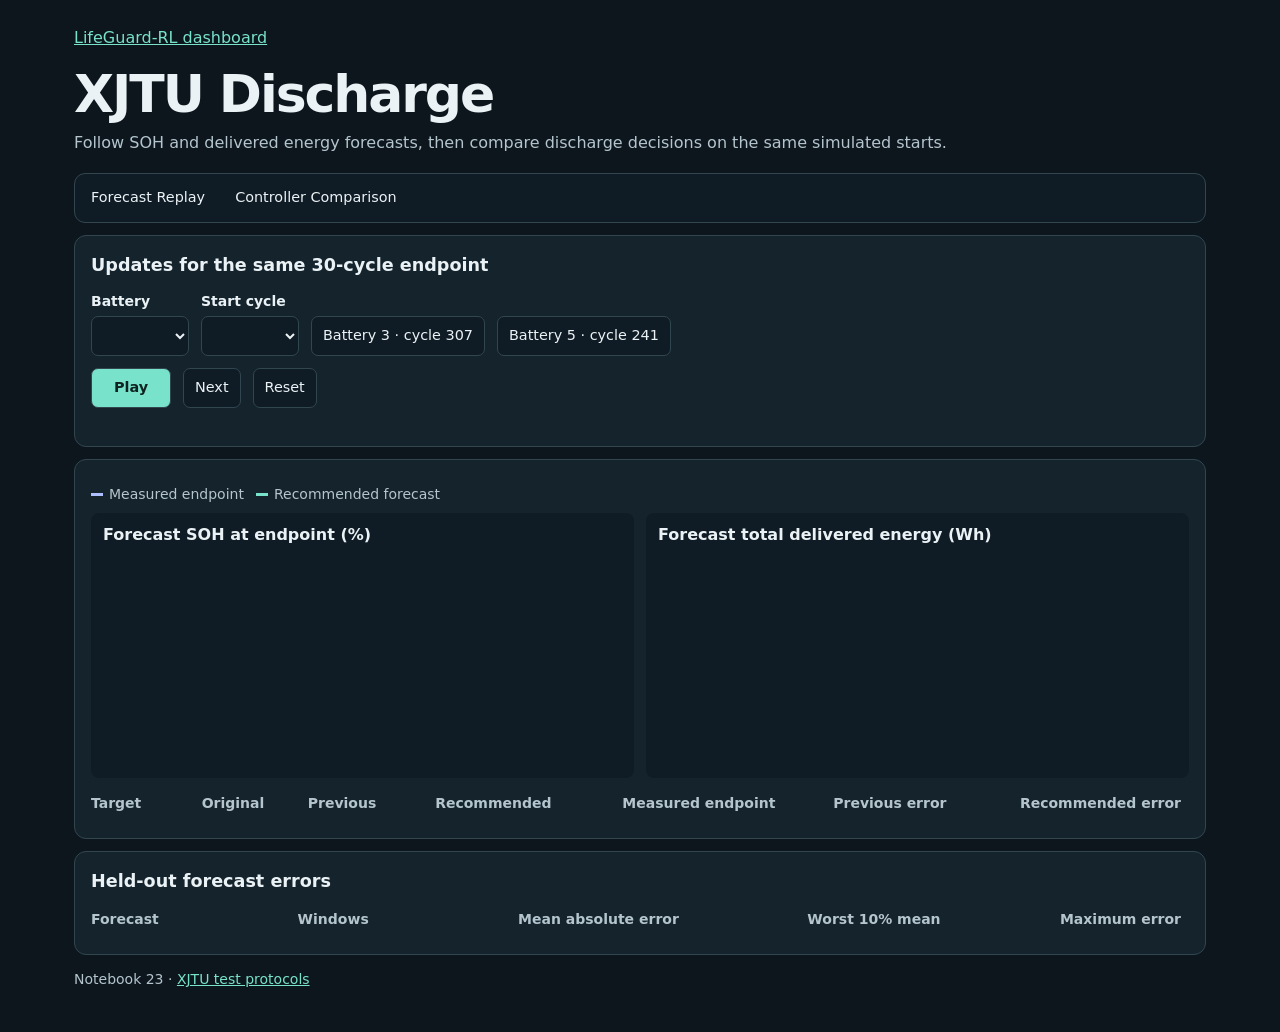
<file: simulation/discharge_controller.template.html>
<!doctype html>
<html lang="en">
<head>
  <meta charset="utf-8">
  <meta name="viewport" content="width=device-width, initial-scale=1">
  <meta name="color-scheme" content="dark">
  <title>XJTU Discharge · LifeGuard-RL</title>
  <link rel="stylesheet" href="study-ui.css">
</head>
<body class="study-page">
  <main>
    <header>
      <nav aria-label="Simulation navigation"><a href="index.html">LifeGuard-RL dashboard</a></nav>
      <h1>XJTU Discharge</h1>
      <p>Follow SOH and delivered energy forecasts, then compare discharge decisions on the same simulated starts.</p>
    </header>
    <div class="study-view">
      <div id="discharge-tabs" class="study-tabbar" role="tablist" aria-label="Discharge studies">
        <button id="forecast-tab" type="button" role="tab" aria-controls="discharge-forecast">Forecast Replay</button>
        <button id="policies-tab" type="button" role="tab" aria-controls="discharge-policies">Controller Comparison</button>
      </div>

      <section id="discharge-forecast" class="study-stack" role="tabpanel" aria-labelledby="forecast-tab">
        <div class="study-panel">
          <h2>Updates for the same 30-cycle endpoint</h2>
          <div class="study-controls">
            <label>Battery<select id="discharge-battery"></select></label>
            <label>Start cycle<select id="discharge-start"></select></label>
            <div class="study-buttons" aria-label="Example forecasts">
              <button type="button" id="example-3">Battery 3 · cycle 307</button>
              <button type="button" id="example-5">Battery 5 · cycle 241</button>
            </div>
          </div>
          <div class="study-buttons">
            <button id="discharge-play" class="study-primary" type="button">Play</button>
            <button id="discharge-next" type="button">Next</button>
            <button id="discharge-reset" type="button">Reset</button>
          </div>
          <div id="discharge-timeline" class="study-timeline" role="group" aria-label="Operating cycles elapsed"></div>
          <p id="discharge-status" class="study-status" role="status"></p>
          <p id="discharge-context" class="study-note"></p>
        </div>
        <div class="study-panel">
          <div class="study-legend" aria-label="Chart legend">
            <span class="study-measured">Measured endpoint</span>
            <span class="study-predicted">Recommended forecast</span>
          </div>
          <div class="study-grid">
            <figure class="study-figure">
              <figcaption>Forecast SOH at endpoint (%)</figcaption>
              <canvas id="endpoint-soh" class="study-plot" aria-hidden="true"></canvas>
            </figure>
            <figure class="study-figure">
              <figcaption>Forecast total delivered energy (Wh)</figcaption>
              <canvas id="endpoint-wh" class="study-plot" aria-hidden="true"></canvas>
            </figure>
          </div>
          <div class="study-scroll" role="region" aria-label="Forecast values" tabindex="0">
            <table>
              <thead><tr><th scope="col">Target</th><th scope="col">Original</th><th scope="col">Previous</th>
                <th scope="col">Recommended</th><th scope="col">Measured endpoint</th>
                <th scope="col">Previous error</th><th scope="col">Recommended error</th></tr></thead>
              <tbody id="endpoint-values"></tbody>
            </table>
          </div>
        </div>
        <div class="study-panel">
          <h2>Held-out forecast errors</h2>
          <p id="discharge-error-context" class="study-note"></p>
          <div class="study-scroll" role="region" aria-label="SOH and energy errors across matched windows" tabindex="0">
            <table>
              <thead><tr><th scope="col">Forecast</th><th scope="col">Windows</th><th scope="col">Mean absolute error</th>
                <th scope="col">Worst 10% mean</th><th scope="col">Maximum error</th></tr></thead>
              <tbody id="endpoint-errors"></tbody>
            </table>
          </div>
        </div>
      </section>

      <section id="discharge-policies" class="study-stack" role="tabpanel" aria-labelledby="policies-tab" hidden>
        <div class="study-panel">
          <h2>Matched Controller Simulation</h2>
          <p class="study-note">All policies face the same energy budget. Actions are the low, middle and high discharge templates in Notebook 23.</p>
          <div class="study-controls">
            <label>Disturbance<select id="controller-evaluation"></select></label>
            <label>Battery<select id="controller-battery"></select></label>
            <label>Start cycle<select id="controller-start"></select></label>
            <label>Draw<select id="controller-draw"></select></label>
            <label>SAC / PPO seed<select id="controller-seed"></select></label>
          </div>
          <div class="study-buttons">
            <button id="controller-play" class="study-primary" type="button">Play</button>
            <button id="controller-next" type="button">Next</button>
            <button id="controller-reset" type="button">Reset</button>
          </div>
          <div id="controller-timeline" class="study-timeline" role="group" aria-label="Controller playback stages"></div>
          <p id="controller-status" class="study-status" role="status"></p>
          <div class="study-scroll" role="region" aria-label="Policy actions and final simulation outcomes" tabindex="0">
            <table>
              <thead><tr><th scope="col">Policy</th><th scope="col">Block 1</th><th scope="col">Block 2</th><th scope="col">Block 3</th>
                <th scope="col">Final SOH loss (pp)</th><th scope="col">Final delivered Wh</th><th scope="col">Budget status</th></tr></thead>
              <tbody id="controller-actions"></tbody>
            </table>
          </div>
          <p class="study-note">The replay reveals one action per 10 operating cycles. SOH loss and delivered Wh are available at the end of the saved run.</p>
        </div>
        <div class="study-panel">
          <h2>Across 133 simulated starts</h2>
          <p class="study-note">Each start has eight matched disturbance draws. SAC and PPO summaries include three training seeds.</p>
          <div class="study-scroll" role="region" aria-label="Discharge policy benchmark" tabindex="0">
            <table>
              <thead><tr><th scope="col">Policy</th><th scope="col">Mean SOH loss (pp)</th>
                <th scope="col">Worst 10% (pp)</th><th scope="col">Maximum (pp)</th>
                <th scope="col">Budget hit</th><th scope="col">Support stop</th></tr></thead>
              <tbody id="controller-summary"></tbody>
            </table>
          </div>
        </div>
      </section>
      <p class="study-note study-footer">Notebook 23 · <a href="https://wang-fujin.github.io/">XJTU test protocols</a></p>
    </div>
    <noscript><p>Enable JavaScript to replay the saved forecasts and controller decisions.</p></noscript>
  </main>
  <!-- DISCHARGE_RESULTS -->
  <script src="study-ui.js"></script>
  <script src="discharge-study.js"></script>
</body>
</html>
</file>
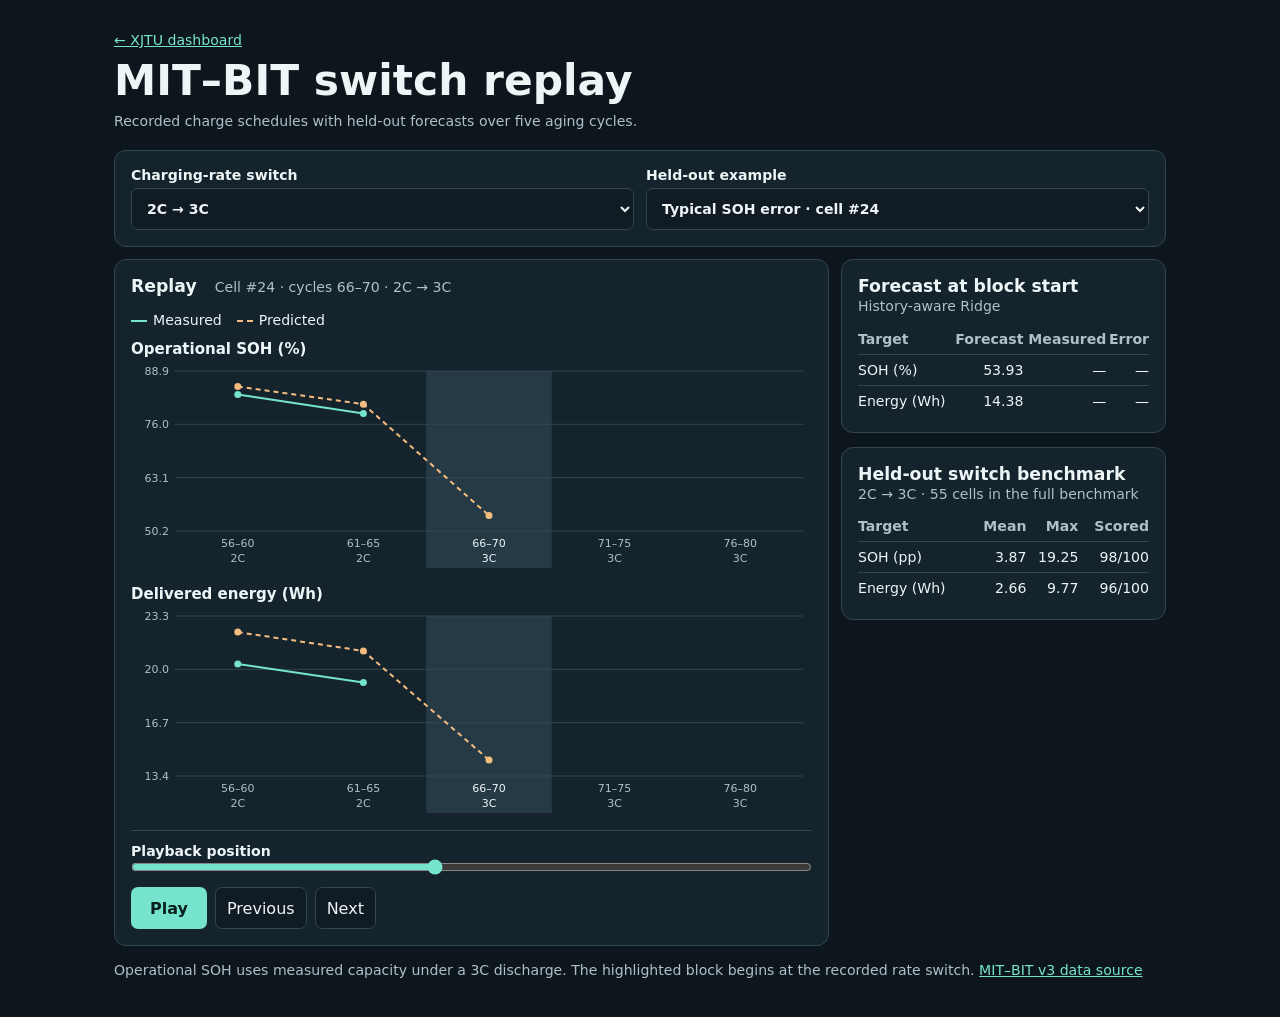
<file: simulation/switch-replay.html>
<!doctype html>
<html lang="en">
<head>
  <meta charset="utf-8">
  <meta name="viewport" content="width=device-width, initial-scale=1">
  <meta name="color-scheme" content="dark">
  <title>MIT–BIT switch replay · LifeGuard-RL</title>
  <style>
    :root {
      color-scheme: dark;
      font-family: system-ui, sans-serif;
      color: #edf5f6;
      background: #0d161d;
      --panel: #15232d;
      --border: #324650;
      --muted: #afc0c8;
      --measured: #76e4cc;
      --forecast: #f5bc80;
    }
    * { box-sizing: border-box; }
    body { margin: 0; }
    main { max-width: 1100px; margin: auto; padding: 30px 24px 36px; }
    h1, h2, h3, p, dl, dd { margin: 0; }
    h1 { margin: 8px 0 6px; font-size: clamp(1.8rem, 4.5vw, 2.65rem); line-height: 1.1; }
    h2 { font-size: 1.08rem; }
    h3 { font-size: 0.94rem; }
    a { color: var(--measured); }
    .muted { color: var(--muted); }
    .small { font-size: .88rem; line-height: 1.45; }
    .panel { background: var(--panel); border: 1px solid var(--border); border-radius: 12px; padding: 16px; }
    .controls { display: grid; grid-template-columns: repeat(2, minmax(0, 1fr)); gap: 12px; margin-top: 19px; }
    label { display: grid; gap: 5px; font-size: .88rem; font-weight: 600; }
    select, button { font: inherit; color: inherit; border: 1px solid var(--border); border-radius: 7px;
                     background: #101b23; min-height: 42px; padding: 7px 11px; }
    select { width: 100%; }
    button { cursor: pointer; }
    button:disabled { opacity: .48; cursor: default; }
    :focus-visible { outline: 2px solid var(--measured); outline-offset: 3px; }
    #play { background: var(--measured); color: #09211d; border-color: transparent; font-weight: 700; min-width: 76px; }
    .status { display: flex; flex-wrap: wrap; align-items: baseline; gap: 6px 18px; margin-bottom: 12px; }
    .status p { font-variant-numeric: tabular-nums; }
    .views { display: grid; grid-template-columns: minmax(0, 2.2fr) minmax(250px, 1fr); gap: 12px; margin-top: 12px; align-items: start; }
    .timeline { border-top: 1px solid var(--border); margin-top: 8px; padding-top: 12px; }
    .timeline input { width: 100%; accent-color: var(--measured); margin: 0; }
    .actions { display: flex; flex-wrap: wrap; gap: 8px; align-items: center; margin-top: 8px; }
    canvas { display: block; width: 100%; height: 210px; margin: 5px 0; }
    .legend { display: flex; gap: 15px; flex-wrap: wrap; margin-bottom: 10px; }
    .legend span::before { display: inline-block; width: 16px; margin-right: 6px; vertical-align: middle; content: ""; border-top: 2px solid var(--measured); }
    .legend span:last-child::before { border-color: var(--forecast); border-top-style: dashed; }
    .plot-title + canvas { margin-bottom: 12px; }
    table { width: 100%; border-collapse: collapse; margin-top: 7px; font: inherit; font-size: .88rem; font-variant-numeric: tabular-nums; }
    th, td { text-align: right; padding: 7px 0; }
    th:first-child, td:first-child { text-align: left; }
    th { color: var(--muted); font-weight: 550; }
    tbody tr { border-top: 1px solid var(--border); }
    .benchmark { margin-top: 14px; }
    .benchmark section { margin-top: 13px; }
    .source { margin-top: 14px; }
    @media (max-width: 760px) {
      .views { grid-template-columns: 1fr; }
    }
    @media (max-width: 430px) {
      main { padding: 20px 12px 28px; }
      .panel { padding: 11px; }
      select, button { font-size: .86rem; }
      canvas { height: 185px; }
    }
  </style>
</head>
<body>
  <main>
    <header>
      <a class="small" href="index.html">← XJTU dashboard</a>
      <h1>MIT–BIT switch replay</h1>
      <p class="muted small">Recorded charge schedules with held-out forecasts over five aging cycles.</p>
    </header>
    <section class="panel controls" aria-label="Replay settings">
      <label>Charging-rate switch<select id="direction"></select></label>
      <label>Held-out example<select id="example"></select></label>
    </section>
    <div class="views">
      <section class="panel" aria-labelledby="playback-title">
        <div class="status">
          <h2 id="playback-title">Replay</h2>
          <p id="block-label" class="muted small"></p>
        </div>
        <div class="legend small"><span>Measured</span><span>Predicted</span></div>
        <h3 class="plot-title">Operational SOH (%)</h3>
        <canvas id="soh-chart" role="img" aria-label="Measured and predicted operational SOH by aging block"></canvas>
        <h3 class="plot-title">Delivered energy (Wh)</h3>
        <canvas id="energy-chart" role="img" aria-label="Measured and predicted delivered energy by aging block"></canvas>
        <div class="timeline">
          <label for="phase">Playback position</label>
          <input id="phase" type="range" min="0" step="1">
          <div class="actions">
            <button id="play" type="button">Play</button>
            <button id="back" type="button">Previous</button>
            <button id="next" type="button">Next</button>
          </div>
        </div>
      </section>
      <aside aria-label="Replay errors">
        <section class="panel">
          <h2 id="phase-label" aria-live="polite"></h2>
          <p class="muted small" id="models"></p>
          <table aria-label="Selected block forecast and measured outcome">
            <thead><tr><th scope="col">Target</th><th scope="col">Forecast</th><th scope="col">Measured</th><th scope="col">Error</th></tr></thead>
            <tbody>
              <tr><td>SOH (%)</td><td id="soh-forecast"></td><td id="soh-actual"></td><td id="soh-error"></td></tr>
              <tr><td>Energy (Wh)</td><td id="wh-forecast"></td><td id="wh-actual"></td><td id="wh-error"></td></tr>
            </tbody>
          </table>
        </section>
        <section class="panel benchmark" aria-labelledby="benchmark-title">
          <h2 id="benchmark-title">Held-out switch benchmark</h2>
          <p id="benchmark-context" class="muted small"></p>
          <table aria-label="Held-out mean and maximum errors">
            <thead><tr><th scope="col">Target</th><th scope="col">Mean</th><th scope="col">Max</th><th scope="col">Scored</th></tr></thead>
            <tbody id="benchmark-rows"></tbody>
          </table>
        </section>
      </aside>
    </div>
    <p class="source small muted">Operational SOH uses measured capacity under a 3C discharge. The highlighted block begins at the recorded rate switch. <a href="https://data.mendeley.com/datasets/kw34hhw7xg/3">MIT–BIT v3 data source</a></p>
    <noscript><p>This replay needs JavaScript to display the recorded blocks.</p></noscript>
  </main>

  <script id="switch-data" type="application/json">{"cases":[{"id":"2-to-3-typical","direction":"2-to-3","kind":"typical","cell":24,"focus":66,"blocks":[{"start":56,"end":60,"rate":2,"priorRate":1,"measuredSoh":83.20557491289198,"predictedSoh":85.11707514145036,"measuredWh":20.336861111351812,"predictedWh":22.308592894834888,"sohModel":"history_aware","whModel":"history_aware"},{"start":61,"end":65,"rate":2,"priorRate":2,"measuredSoh":78.60627177700347,"predictedSoh":80.83101196499169,"measuredWh":19.18055955177254,"predictedWh":21.145094161152734,"sohModel":"history_aware","whModel":"history_aware"},{"start":66,"end":70,"rate":3,"priorRate":2,"measuredSoh":50.45296167247386,"predictedSoh":53.93316322780663,"measuredWh":12.147687831993974,"predictedWh":14.384549588857594,"sohModel":"history_aware","whModel":"history_aware"},{"start":71,"end":75,"rate":3,"priorRate":3,"measuredSoh":45.853658536585364,"predictedSoh":46.38077182518143,"measuredWh":10.983095781035477,"predictedWh":13.140538474554466,"sohModel":"history_aware","whModel":"history_aware"},{"start":76,"end":80,"rate":3,"priorRate":3,"measuredSoh":40.90592334494773,"predictedSoh":40.11343092123586,"measuredWh":9.883946085453086,"predictedWh":11.664450653767428,"sohModel":"history_aware","whModel":"history_aware"}]},{"id":"2-to-3-worst","direction":"2-to-3","kind":"worst","cell":77,"focus":36,"blocks":[{"start":26,"end":30,"rate":1,"priorRate":3,"measuredSoh":152.72904483430798,"predictedSoh":111.8820604646879,"measuredWh":26.775955366413523,"predictedWh":30.081362454442356,"sohModel":"history_aware","whModel":"history_aware"},{"start":31,"end":35,"rate":2,"priorRate":1,"measuredSoh":109.4541910331384,"predictedSoh":125.0480829839377,"measuredWh":19.158012404308568,"predictedWh":30.205423550326955,"sohModel":"history_aware","whModel":"history_aware"},{"start":36,"end":40,"rate":3,"priorRate":2,"measuredSoh":67.05653021442495,"predictedSoh":86.30735055360356,"measuredWh":11.581479158473591,"predictedWh":21.349042859899946,"sohModel":"history_aware","whModel":"history_aware"},{"start":41,"end":45,"rate":1,"priorRate":3,"measuredSoh":137.23196881091616,"predictedSoh":102.22782191924838,"measuredWh":23.925907378902902,"predictedWh":28.17883759411822,"sohModel":"history_aware","whModel":"history_aware"},{"start":46,"end":50,"rate":1,"priorRate":1,"measuredSoh":139.8635477582846,"predictedSoh":129.93110787982343,"measuredWh":24.40721179573545,"predictedWh":33.331399924519026,"sohModel":"history_aware","whModel":"history_aware"}]},{"id":"3-to-2-typical","direction":"3-to-2","kind":"typical","cell":24,"focus":16,"blocks":[{"start":11,"end":15,"rate":3,"priorRate":1,"measuredSoh":91.01045296167247,"predictedSoh":83.10562797501615,"measuredWh":22.263235892043014,"predictedWh":20.28087116517422,"sohModel":"history_aware","whModel":"history_aware"},{"start":16,"end":20,"rate":2,"priorRate":3,"measuredSoh":103.06620209059234,"predictedSoh":105.33862509909726,"measuredWh":25.318904415771364,"predictedWh":25.73033381205952,"sohModel":"history_aware","whModel":"history_aware"},{"start":21,"end":25,"rate":2,"priorRate":2,"measuredSoh":99.02439024390243,"predictedSoh":96.01353927587807,"measuredWh":24.361299498554814,"predictedWh":23.513420682354123,"sohModel":"history_aware","whModel":"history_aware"},{"start":26,"end":30,"rate":2,"priorRate":2,"measuredSoh":94.84320557491289,"predictedSoh":93.72381737595371,"measuredWh":23.389466006784073,"predictedWh":23.301185091702678,"sohModel":"history_aware","whModel":"history_aware"}]},{"id":"3-to-2-worst","direction":"3-to-2","kind":"worst","cell":65,"focus":76,"blocks":[{"start":66,"end":70,"rate":1,"priorRate":1,"measuredSoh":110.58451816745655,"predictedSoh":108.58712291605924,"measuredWh":23.890869118307336,"predictedWh":29.28864439358766,"sohModel":"history_aware","whModel":"history_aware"},{"start":71,"end":75,"rate":3,"priorRate":1,"measuredSoh":57.5039494470774,"predictedSoh":72.37568834335596,"measuredWh":12.243446223970496,"predictedWh":18.98140354405564,"sohModel":"history_aware","whModel":"history_aware"},{"start":76,"end":80,"rate":2,"priorRate":3,"measuredSoh":86.96682464454976,"predictedSoh":75.6844978454509,"measuredWh":18.641759265561635,"predictedWh":20.903931098843675,"sohModel":"history_aware","whModel":"history_aware"},{"start":81,"end":85,"rate":3,"priorRate":2,"measuredSoh":53.63349131121643,"predictedSoh":59.25180234163235,"measuredWh":11.299067443309724,"predictedWh":15.299724590924356,"sohModel":"history_aware","whModel":"history_aware"},{"start":86,"end":90,"rate":2,"priorRate":3,"measuredSoh":80.41074249605055,"predictedSoh":70.39331160550535,"measuredWh":17.148111462824563,"predictedWh":19.668939281326438,"sohModel":"history_aware","whModel":"history_aware"}]}],"metrics":{"2-to-3":{"soh":{"mae":3.8733543714917027,"worst":19.250820339178603,"scored":98,"eligible":100},"wh":{"mae":2.659174426778789,"worst":9.767563701426354,"scored":96,"eligible":100}},"3-to-2":{"soh":{"mae":3.0064667196193504,"worst":11.282326799098854,"scored":122,"eligible":125},"wh":{"mae":2.0202473648946033,"worst":7.314583460506901,"scored":122,"eligible":125}}},"scoredCells":55}</script>
  <script>
    "use strict";

    const get = id => document.getElementById(id);
    const data = JSON.parse(get("switch-data").textContent);
    const direction = get("direction"), example = get("example"), phase = get("phase");
    const choices = {"2-to-3": "2C → 3C", "3-to-2": "3C → 2C"};
    const modelNames = {history_aware: "History-aware Ridge", rate_only: "Rate-only Ridge", persistence: "Persistence"};
    const missing = "—";
    let active, timer = null;

    function fill(select, options) {
      select.replaceChildren(...options.map(([id, label]) => new Option(label, id)));
    }

    function formatted(value, unit = "") {
      return Number.isFinite(value) ? value.toFixed(2) + unit : missing;
    }

    function chooseDirection() {
      fill(example, data.cases.filter(item => item.direction === direction.value).map(item => [
        item.id, (item.kind === "typical" ? "Typical SOH error" : "Largest SOH error") + " · cell #" + item.cell,
      ]));
      chooseExample();
    }

    function pause() {
      clearInterval(timer);
      timer = null;
      get("play").textContent = "Play";
    }

    function chooseExample() {
      pause();
      active = data.cases.find(item => item.id === example.value);
      phase.max = active.blocks.length * 2 - 1;
      phase.value = 2 * active.blocks.findIndex(block => block.start === active.focus);
      const metrics = data.metrics[active.direction];
      get("benchmark-context").textContent = choices[active.direction] + " · " + data.scoredCells + " cells in the full benchmark";
      get("benchmark-rows").replaceChildren(...[["soh", "SOH (pp)"], ["wh", "Energy (Wh)"]].map(([id, label]) => {
        const metric = metrics[id];
        const row = document.createElement("tr");
        for (const value of [label, formatted(metric.mae), formatted(metric.worst), metric.scored + "/" + metric.eligible]) {
          row.insertCell().textContent = value;
        }
        return row;
      }));
      render();
    }

    function draw(canvas, actual, prediction, index, reveal) {
      const context = canvas.getContext("2d");
      if (!context || !canvas.clientWidth || !canvas.clientHeight) return;
      const w = canvas.clientWidth, h = canvas.clientHeight;
      const dpr = Math.min(window.devicePixelRatio || 1, 2);
      canvas.width = Math.round(w * dpr);
      canvas.height = Math.round(h * dpr);
      context.setTransform(dpr, 0, 0, dpr, 0, 0);
      const grid = active.blocks;
      const shown = grid.slice(0, index + 1).flatMap((block, i) => [
        block[prediction], i < index || reveal ? block[actual] : null,
      ]).filter(Number.isFinite);
      const pad = Math.max(1, (Math.max(...shown) - Math.min(...shown)) * .12);
      const low = shown.length ? Math.min(...shown) - pad : 0;
      const high = shown.length ? Math.max(...shown) + pad : 1;
      const left = 44, right = w - 9, top = 8, bottom = h - 42;
      const spacing = (right - left) / grid.length;
      const x = i => left + spacing * (i + .5);
      const y = value => bottom - (value - low) * (bottom - top) / (high - low);
      const focus = grid.findIndex(block => block.start === active.focus);
      context.fillStyle = "#253a45";
      context.fillRect(x(focus) - spacing / 2, top, spacing, h - top - 5);
      context.font = "11px system-ui";
      for (let t = 0; t <= 3; t++) {
        const value = low + (high - low) * t / 3, yy = y(value);
        context.strokeStyle = "#324650";
        context.beginPath();
        context.moveTo(left, yy);
        context.lineTo(right, yy);
        context.stroke();
        context.fillStyle = "#afc0c8";
        context.textAlign = "right";
        context.fillText(value.toFixed(1), left - 6, yy + 4);
      }
      context.textAlign = "center";
      for (const [i, block] of grid.entries()) {
        context.fillStyle = i === index ? "#edf5f6" : "#afc0c8";
        context.fillText(block.start + "–" + block.end, x(i), bottom + 16);
        context.fillText(block.rate + "C", x(i), bottom + 31);
      }
      function series(key, end, color, dashed) {
        context.strokeStyle = context.fillStyle = color;
        context.lineWidth = 2;
        context.setLineDash(dashed ? [5, 4] : []);
        context.beginPath();
        let connected = false;
        for (let i = 0; i <= end; i++) {
          const value = grid[i][key];
          if (!Number.isFinite(value)) { connected = false; continue; }
          if (connected) context.lineTo(x(i), y(value)); else context.moveTo(x(i), y(value));
          connected = true;
        }
        context.stroke();
        context.setLineDash([]);
        for (let i = 0; i <= end; i++) {
          const value = grid[i][key];
          if (!Number.isFinite(value)) continue;
          context.beginPath();
          context.arc(x(i), y(value), 3.5, 0, 2 * Math.PI);
          context.fill();
        }
      }
      series(prediction, index, "#f5bc80", true);
      series(actual, index - Number(!reveal), "#76e4cc", false);
    }

    function render() {
      const position = Number(phase.value), index = Math.floor(position / 2), reveal = position % 2 === 1;
      const block = active.blocks[index];
      get("block-label").textContent = "Cell #" + active.cell + " · cycles " + block.start + "–" + block.end +
        " · " + block.priorRate + "C → " + block.rate + "C";
      get("phase-label").textContent = reveal ? "Measured at block end" : "Forecast at block start";
      get("models").textContent = block.sohModel === block.whModel ? modelNames[block.sohModel] :
        "SOH " + modelNames[block.sohModel] + " · Energy " + modelNames[block.whModel];
      for (const [key, predicted, actual, units] of [
        ["soh", block.predictedSoh, block.measuredSoh, " pp"],
        ["wh", block.predictedWh, block.measuredWh, " Wh"],
      ]) {
        get(key + "-forecast").textContent = formatted(predicted);
        get(key + "-actual").textContent = reveal ? formatted(actual) : missing;
        get(key + "-error").textContent = reveal && Number.isFinite(actual) && Number.isFinite(predicted)
          ? formatted(Math.abs(predicted - actual), units) : missing;
      }
      get("back").disabled = position === 0;
      get("next").disabled = position === Number(phase.max);
      phase.setAttribute("aria-valuetext", "Cycles " + block.start + " to " + block.end + (reveal ? ", measured" : ", forecast"));
      draw(get("soh-chart"), "measuredSoh", "predictedSoh", index, reveal);
      draw(get("energy-chart"), "measuredWh", "predictedWh", index, reveal);
    }

    function seek(position) {
      phase.value = Math.max(0, Math.min(Number(phase.max), position));
      if (Number(phase.value) === Number(phase.max)) pause();
      render();
    }

    direction.addEventListener("change", chooseDirection);
    example.addEventListener("change", chooseExample);
    phase.addEventListener("input", () => { pause(); render(); });
    get("back").addEventListener("click", () => { pause(); seek(Number(phase.value) - 1); });
    get("next").addEventListener("click", () => { pause(); seek(Number(phase.value) + 1); });
    get("play").addEventListener("click", () => {
      if (timer !== null) { pause(); return; }
      if (Number(phase.value) === Number(phase.max)) seek(0);
      get("play").textContent = "Pause";
      timer = setInterval(() => seek(Number(phase.value) + 1), 900);
    });
    document.addEventListener("visibilitychange", () => { if (document.hidden) pause(); });
    fill(direction, Object.entries(choices).filter(([id]) => data.cases.some(item => item.direction === id)));
    chooseDirection();
    const resize = new ResizeObserver(render);
    resize.observe(get("soh-chart"));
    resize.observe(get("energy-chart"));
  </script>
</body>
</html>
</file>
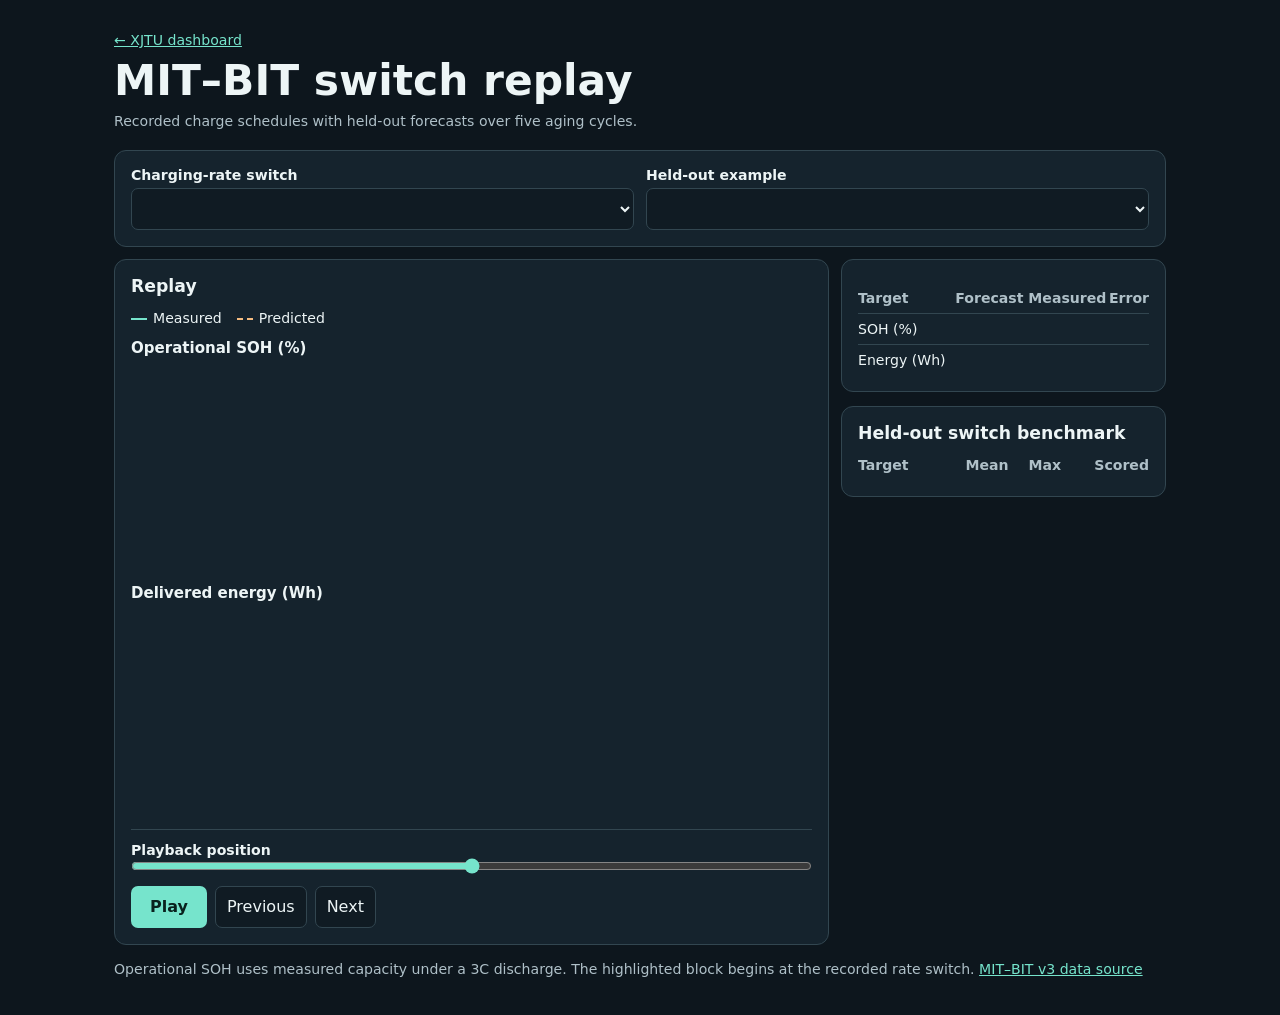
<file: simulation/switch_replay.template.html>
<!doctype html>
<html lang="en">
<head>
  <meta charset="utf-8">
  <meta name="viewport" content="width=device-width, initial-scale=1">
  <meta name="color-scheme" content="dark">
  <title>MIT–BIT switch replay · LifeGuard-RL</title>
  <style>
    :root {
      color-scheme: dark;
      font-family: system-ui, sans-serif;
      color: #edf5f6;
      background: #0d161d;
      --panel: #15232d;
      --border: #324650;
      --muted: #afc0c8;
      --measured: #76e4cc;
      --forecast: #f5bc80;
    }
    * { box-sizing: border-box; }
    body { margin: 0; }
    main { max-width: 1100px; margin: auto; padding: 30px 24px 36px; }
    h1, h2, h3, p, dl, dd { margin: 0; }
    h1 { margin: 8px 0 6px; font-size: clamp(1.8rem, 4.5vw, 2.65rem); line-height: 1.1; }
    h2 { font-size: 1.08rem; }
    h3 { font-size: 0.94rem; }
    a { color: var(--measured); }
    .muted { color: var(--muted); }
    .small { font-size: .88rem; line-height: 1.45; }
    .panel { background: var(--panel); border: 1px solid var(--border); border-radius: 12px; padding: 16px; }
    .controls { display: grid; grid-template-columns: repeat(2, minmax(0, 1fr)); gap: 12px; margin-top: 19px; }
    label { display: grid; gap: 5px; font-size: .88rem; font-weight: 600; }
    select, button { font: inherit; color: inherit; border: 1px solid var(--border); border-radius: 7px;
                     background: #101b23; min-height: 42px; padding: 7px 11px; }
    select { width: 100%; }
    button { cursor: pointer; }
    button:disabled { opacity: .48; cursor: default; }
    :focus-visible { outline: 2px solid var(--measured); outline-offset: 3px; }
    #play { background: var(--measured); color: #09211d; border-color: transparent; font-weight: 700; min-width: 76px; }
    .status { display: flex; flex-wrap: wrap; align-items: baseline; gap: 6px 18px; margin-bottom: 12px; }
    .status p { font-variant-numeric: tabular-nums; }
    .views { display: grid; grid-template-columns: minmax(0, 2.2fr) minmax(250px, 1fr); gap: 12px; margin-top: 12px; align-items: start; }
    .timeline { border-top: 1px solid var(--border); margin-top: 8px; padding-top: 12px; }
    .timeline input { width: 100%; accent-color: var(--measured); margin: 0; }
    .actions { display: flex; flex-wrap: wrap; gap: 8px; align-items: center; margin-top: 8px; }
    canvas { display: block; width: 100%; height: 210px; margin: 5px 0; }
    .legend { display: flex; gap: 15px; flex-wrap: wrap; margin-bottom: 10px; }
    .legend span::before { display: inline-block; width: 16px; margin-right: 6px; vertical-align: middle; content: ""; border-top: 2px solid var(--measured); }
    .legend span:last-child::before { border-color: var(--forecast); border-top-style: dashed; }
    .plot-title + canvas { margin-bottom: 12px; }
    table { width: 100%; border-collapse: collapse; margin-top: 7px; font: inherit; font-size: .88rem; font-variant-numeric: tabular-nums; }
    th, td { text-align: right; padding: 7px 0; }
    th:first-child, td:first-child { text-align: left; }
    th { color: var(--muted); font-weight: 550; }
    tbody tr { border-top: 1px solid var(--border); }
    .benchmark { margin-top: 14px; }
    .benchmark section { margin-top: 13px; }
    .source { margin-top: 14px; }
    @media (max-width: 760px) {
      .views { grid-template-columns: 1fr; }
    }
    @media (max-width: 430px) {
      main { padding: 20px 12px 28px; }
      .panel { padding: 11px; }
      select, button { font-size: .86rem; }
      canvas { height: 185px; }
    }
  </style>
</head>
<body>
  <main>
    <header>
      <a class="small" href="index.html">← XJTU dashboard</a>
      <h1>MIT–BIT switch replay</h1>
      <p class="muted small">Recorded charge schedules with held-out forecasts over five aging cycles.</p>
    </header>
    <section class="panel controls" aria-label="Replay settings">
      <label>Charging-rate switch<select id="direction"></select></label>
      <label>Held-out example<select id="example"></select></label>
    </section>
    <div class="views">
      <section class="panel" aria-labelledby="playback-title">
        <div class="status">
          <h2 id="playback-title">Replay</h2>
          <p id="block-label" class="muted small"></p>
        </div>
        <div class="legend small"><span>Measured</span><span>Predicted</span></div>
        <h3 class="plot-title">Operational SOH (%)</h3>
        <canvas id="soh-chart" role="img" aria-label="Measured and predicted operational SOH by aging block"></canvas>
        <h3 class="plot-title">Delivered energy (Wh)</h3>
        <canvas id="energy-chart" role="img" aria-label="Measured and predicted delivered energy by aging block"></canvas>
        <div class="timeline">
          <label for="phase">Playback position</label>
          <input id="phase" type="range" min="0" step="1">
          <div class="actions">
            <button id="play" type="button">Play</button>
            <button id="back" type="button">Previous</button>
            <button id="next" type="button">Next</button>
          </div>
        </div>
      </section>
      <aside aria-label="Replay errors">
        <section class="panel">
          <h2 id="phase-label" aria-live="polite"></h2>
          <p class="muted small" id="models"></p>
          <table aria-label="Selected block forecast and measured outcome">
            <thead><tr><th scope="col">Target</th><th scope="col">Forecast</th><th scope="col">Measured</th><th scope="col">Error</th></tr></thead>
            <tbody>
              <tr><td>SOH (%)</td><td id="soh-forecast"></td><td id="soh-actual"></td><td id="soh-error"></td></tr>
              <tr><td>Energy (Wh)</td><td id="wh-forecast"></td><td id="wh-actual"></td><td id="wh-error"></td></tr>
            </tbody>
          </table>
        </section>
        <section class="panel benchmark" aria-labelledby="benchmark-title">
          <h2 id="benchmark-title">Held-out switch benchmark</h2>
          <p id="benchmark-context" class="muted small"></p>
          <table aria-label="Held-out mean and maximum errors">
            <thead><tr><th scope="col">Target</th><th scope="col">Mean</th><th scope="col">Max</th><th scope="col">Scored</th></tr></thead>
            <tbody id="benchmark-rows"></tbody>
          </table>
        </section>
      </aside>
    </div>
    <p class="source small muted">Operational SOH uses measured capacity under a 3C discharge. The highlighted block begins at the recorded rate switch. <a href="https://data.mendeley.com/datasets/kw34hhw7xg/3">MIT–BIT v3 data source</a></p>
    <noscript><p>This replay needs JavaScript to display the recorded blocks.</p></noscript>
  </main>

  <!-- SWITCH_RESULTS -->
  <script>
    "use strict";

    const get = id => document.getElementById(id);
    const data = JSON.parse(get("switch-data").textContent);
    const direction = get("direction"), example = get("example"), phase = get("phase");
    const choices = {"2-to-3": "2C → 3C", "3-to-2": "3C → 2C"};
    const modelNames = {history_aware: "History-aware Ridge", rate_only: "Rate-only Ridge", persistence: "Persistence"};
    const missing = "—";
    let active, timer = null;

    function fill(select, options) {
      select.replaceChildren(...options.map(([id, label]) => new Option(label, id)));
    }

    function formatted(value, unit = "") {
      return Number.isFinite(value) ? value.toFixed(2) + unit : missing;
    }

    function chooseDirection() {
      fill(example, data.cases.filter(item => item.direction === direction.value).map(item => [
        item.id, (item.kind === "typical" ? "Typical SOH error" : "Largest SOH error") + " · cell #" + item.cell,
      ]));
      chooseExample();
    }

    function pause() {
      clearInterval(timer);
      timer = null;
      get("play").textContent = "Play";
    }

    function chooseExample() {
      pause();
      active = data.cases.find(item => item.id === example.value);
      phase.max = active.blocks.length * 2 - 1;
      phase.value = 2 * active.blocks.findIndex(block => block.start === active.focus);
      const metrics = data.metrics[active.direction];
      get("benchmark-context").textContent = choices[active.direction] + " · " + data.scoredCells + " cells in the full benchmark";
      get("benchmark-rows").replaceChildren(...[["soh", "SOH (pp)"], ["wh", "Energy (Wh)"]].map(([id, label]) => {
        const metric = metrics[id];
        const row = document.createElement("tr");
        for (const value of [label, formatted(metric.mae), formatted(metric.worst), metric.scored + "/" + metric.eligible]) {
          row.insertCell().textContent = value;
        }
        return row;
      }));
      render();
    }

    function draw(canvas, actual, prediction, index, reveal) {
      const context = canvas.getContext("2d");
      if (!context || !canvas.clientWidth || !canvas.clientHeight) return;
      const w = canvas.clientWidth, h = canvas.clientHeight;
      const dpr = Math.min(window.devicePixelRatio || 1, 2);
      canvas.width = Math.round(w * dpr);
      canvas.height = Math.round(h * dpr);
      context.setTransform(dpr, 0, 0, dpr, 0, 0);
      const grid = active.blocks;
      const shown = grid.slice(0, index + 1).flatMap((block, i) => [
        block[prediction], i < index || reveal ? block[actual] : null,
      ]).filter(Number.isFinite);
      const pad = Math.max(1, (Math.max(...shown) - Math.min(...shown)) * .12);
      const low = shown.length ? Math.min(...shown) - pad : 0;
      const high = shown.length ? Math.max(...shown) + pad : 1;
      const left = 44, right = w - 9, top = 8, bottom = h - 42;
      const spacing = (right - left) / grid.length;
      const x = i => left + spacing * (i + .5);
      const y = value => bottom - (value - low) * (bottom - top) / (high - low);
      const focus = grid.findIndex(block => block.start === active.focus);
      context.fillStyle = "#253a45";
      context.fillRect(x(focus) - spacing / 2, top, spacing, h - top - 5);
      context.font = "11px system-ui";
      for (let t = 0; t <= 3; t++) {
        const value = low + (high - low) * t / 3, yy = y(value);
        context.strokeStyle = "#324650";
        context.beginPath();
        context.moveTo(left, yy);
        context.lineTo(right, yy);
        context.stroke();
        context.fillStyle = "#afc0c8";
        context.textAlign = "right";
        context.fillText(value.toFixed(1), left - 6, yy + 4);
      }
      context.textAlign = "center";
      for (const [i, block] of grid.entries()) {
        context.fillStyle = i === index ? "#edf5f6" : "#afc0c8";
        context.fillText(block.start + "–" + block.end, x(i), bottom + 16);
        context.fillText(block.rate + "C", x(i), bottom + 31);
      }
      function series(key, end, color, dashed) {
        context.strokeStyle = context.fillStyle = color;
        context.lineWidth = 2;
        context.setLineDash(dashed ? [5, 4] : []);
        context.beginPath();
        let connected = false;
        for (let i = 0; i <= end; i++) {
          const value = grid[i][key];
          if (!Number.isFinite(value)) { connected = false; continue; }
          if (connected) context.lineTo(x(i), y(value)); else context.moveTo(x(i), y(value));
          connected = true;
        }
        context.stroke();
        context.setLineDash([]);
        for (let i = 0; i <= end; i++) {
          const value = grid[i][key];
          if (!Number.isFinite(value)) continue;
          context.beginPath();
          context.arc(x(i), y(value), 3.5, 0, 2 * Math.PI);
          context.fill();
        }
      }
      series(prediction, index, "#f5bc80", true);
      series(actual, index - Number(!reveal), "#76e4cc", false);
    }

    function render() {
      const position = Number(phase.value), index = Math.floor(position / 2), reveal = position % 2 === 1;
      const block = active.blocks[index];
      get("block-label").textContent = "Cell #" + active.cell + " · cycles " + block.start + "–" + block.end +
        " · " + block.priorRate + "C → " + block.rate + "C";
      get("phase-label").textContent = reveal ? "Measured at block end" : "Forecast at block start";
      get("models").textContent = block.sohModel === block.whModel ? modelNames[block.sohModel] :
        "SOH " + modelNames[block.sohModel] + " · Energy " + modelNames[block.whModel];
      for (const [key, predicted, actual, units] of [
        ["soh", block.predictedSoh, block.measuredSoh, " pp"],
        ["wh", block.predictedWh, block.measuredWh, " Wh"],
      ]) {
        get(key + "-forecast").textContent = formatted(predicted);
        get(key + "-actual").textContent = reveal ? formatted(actual) : missing;
        get(key + "-error").textContent = reveal && Number.isFinite(actual) && Number.isFinite(predicted)
          ? formatted(Math.abs(predicted - actual), units) : missing;
      }
      get("back").disabled = position === 0;
      get("next").disabled = position === Number(phase.max);
      phase.setAttribute("aria-valuetext", "Cycles " + block.start + " to " + block.end + (reveal ? ", measured" : ", forecast"));
      draw(get("soh-chart"), "measuredSoh", "predictedSoh", index, reveal);
      draw(get("energy-chart"), "measuredWh", "predictedWh", index, reveal);
    }

    function seek(position) {
      phase.value = Math.max(0, Math.min(Number(phase.max), position));
      if (Number(phase.value) === Number(phase.max)) pause();
      render();
    }

    direction.addEventListener("change", chooseDirection);
    example.addEventListener("change", chooseExample);
    phase.addEventListener("input", () => { pause(); render(); });
    get("back").addEventListener("click", () => { pause(); seek(Number(phase.value) - 1); });
    get("next").addEventListener("click", () => { pause(); seek(Number(phase.value) + 1); });
    get("play").addEventListener("click", () => {
      if (timer !== null) { pause(); return; }
      if (Number(phase.value) === Number(phase.max)) seek(0);
      get("play").textContent = "Pause";
      timer = setInterval(() => seek(Number(phase.value) + 1), 900);
    });
    document.addEventListener("visibilitychange", () => { if (document.hidden) pause(); });
    fill(direction, Object.entries(choices).filter(([id]) => data.cases.some(item => item.direction === id)));
    chooseDirection();
    const resize = new ResizeObserver(render);
    resize.observe(get("soh-chart"));
    resize.observe(get("energy-chart"));
  </script>
</body>
</html>
</file>
<file: simulation/study-ui.css>
.study-page {
  color-scheme: dark;
  font: 100%/1.5 system-ui, sans-serif;
  color: #eaf2f5;
  background: #0d161d;
  margin: 0;
}
.study-page *, .study-view * { box-sizing: border-box; }
.study-page main { max-width: 1180px; margin-inline: auto; padding: 26px 24px 36px; }
.study-page h1 { margin: 0; font-size: clamp(2rem, 5vw, 3.25rem); line-height: 1.08; letter-spacing: -.04em; }
.study-page header p { margin: 9px 0 0; color: #b4c5ce; }
.study-page a, .study-view a { color: #78e2ca; }
.study-page nav { margin-bottom: 16px; }
.study-view { --study-accent: #78e2ca; --study-muted: #b4c5ce; --study-border: #324650; min-width: 0; }
.study-view h2, .study-view h3, .study-view p, .study-view figure { margin: 0; }
.study-view h2 { font-size: 1.1rem; }
.study-view h3 { font-size: 1rem; }
.study-view [hidden] { display: none !important; }
.study-view .study-stack { display: grid; gap: 12px; min-width: 0; }
.study-view .study-panel {
  background: #15232d; border: 1px solid var(--study-border); border-radius: 12px; padding: 16px; min-width: 0;
}
.study-view .study-tabbar {
  display: flex; flex-wrap: wrap; gap: 6px; margin: 18px 0 12px; padding: 4px;
  border: 1px solid var(--study-border); border-radius: 11px; background: #101c25;
}
.study-view button, .study-view select {
  font: inherit; font-size: .9rem; color: inherit; min-height: 40px; padding: 7px 11px;
  background: #101c25; border: 1px solid var(--study-border); border-radius: 7px;
}
.study-view button { cursor: pointer; }
.study-view button:disabled { cursor: default; opacity: .52; }
.study-view button:hover:not(:disabled), .study-view select:hover { border-color: var(--study-muted); }
.study-view :focus-visible { outline: 2px solid var(--study-accent); outline-offset: 2px; }
.study-view .study-tabbar button { border-color: transparent; background: transparent; }
.study-view .study-tabbar [aria-selected="true"], .study-view [aria-pressed="true"] {
  background: #213b40; color: var(--study-accent); border-color: #54847f;
}
.study-view .study-controls, .study-view .study-buttons, .study-view .study-timeline, .study-view .study-legend {
  display: flex; flex-wrap: wrap; align-items: end; gap: 8px 12px;
}
.study-view .study-controls { margin: 12px 0; }
.study-view label { display: grid; gap: 4px; font-size: .875rem; font-weight: 650; }
.study-view select { min-width: 98px; max-width: 100%; padding-right: 28px; }
.study-view .study-note { color: var(--study-muted); font-size: .875rem; margin: 6px 0; }
.study-view .study-status { margin: 10px 0 8px; font-variant-numeric: tabular-nums; color: var(--study-accent); }
.study-view .study-timeline { margin-top: 12px; }
.study-view .study-timeline button { min-width: 72px; }
.study-view .study-primary { background: var(--study-accent); color: #102321; font-weight: 700; min-width: 80px; }
.study-view .study-grid { display: grid; grid-template-columns: 1fr 1fr; gap: 12px; min-width: 0; }
.study-view .study-scroll { max-width: 100%; overflow-x: auto; margin: 7px 0 0; }
.study-view table { width: 100%; border-collapse: collapse; font-size: .875rem; font-variant-numeric: tabular-nums; }
.study-view th, .study-view td { padding: 8px; text-align: right; }
.study-view th:first-child, .study-view td:first-child { text-align: left; padding-left: 0; }
.study-view tbody { border-top: 1px solid var(--study-border); }
.study-view tbody tr + tr { border-top: 1px solid var(--study-border); }
.study-view thead { color: var(--study-muted); }
.study-view td { white-space: nowrap; }
.study-view .study-card-value { font-weight: 650; color: var(--study-accent); }
.study-view .study-plot {
  width: 100%; height: clamp(150px, 24vw, 215px); display: block; margin-top: 6px;
}
.study-view .study-figure { padding: 10px 12px; background: #101c25; border-radius: 8px; min-width: 0; }
.study-view figcaption { font-weight: 650; }
.study-view .study-legend { margin: 8px 0; color: var(--study-muted); font-size: .875rem; }
.study-view .study-legend span::before {
  content: ""; display: inline-block; width: 12px; height: 3px; margin: 0 6px 3px 0; background: var(--series);
}
.study-view .study-measured { --series: #adbfff; }
.study-view .study-predicted { --series: #78e2ca; }
.study-view .coverage-bar { display: flex; justify-content: flex-end; align-items: center; gap: 8px; }
.study-view .coverage-bar span { min-width: 2ch; }
.study-view meter { width: clamp(3rem, 18vw, 12rem); height: .9rem; }
.study-view meter.coverage-two::-webkit-meter-optimum-value { background: #adbfff; }
.study-view meter.coverage-three::-webkit-meter-optimum-value { background: #78e2ca; }
.study-view .study-footer { margin-top: 14px; }
@media (max-width: 660px) {
  .study-page main { padding: 20px 12px 28px; }
  .study-view .study-grid { grid-template-columns: 1fr; }
  .study-view .study-panel { padding: 12px; }
  .study-view .study-controls { gap: 8px; }
  .study-view .study-tabbar button { text-align: left; }
}
.study-view #legacy-charging summary { cursor: pointer; font-weight: 650; }
.study-view #matched-charging h3 { margin-top: 16px; }
.study-view select { appearance: auto; }
#protocol-coverage { margin-top: 14px; }
</file>
